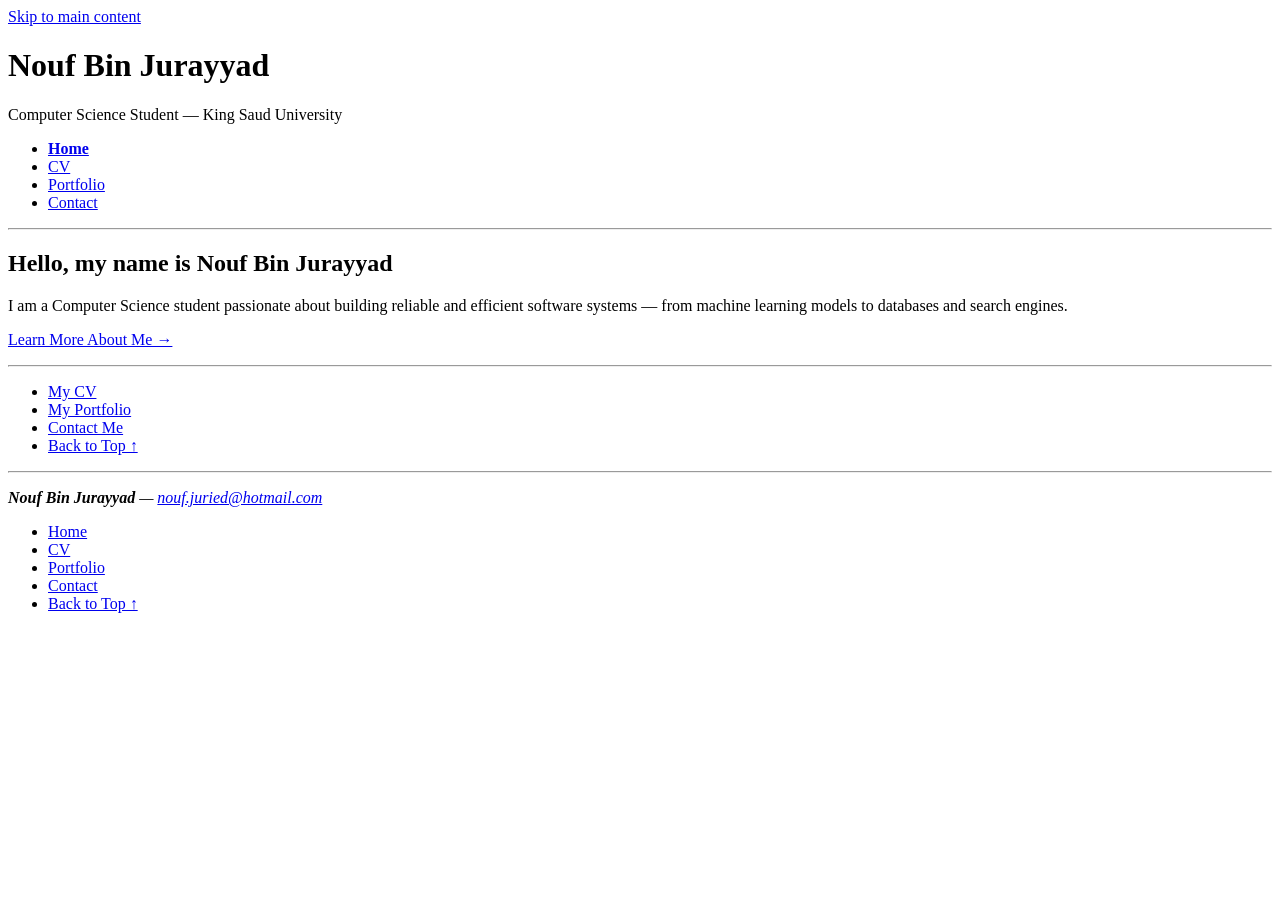
<file: index.html>
<!DOCTYPE html>
<html lang="en">
<head>
  <meta charset="UTF-8" />
  <meta name="viewport" content="width=device-width, initial-scale=1.0" />
  <title>Nouf Bin Jurayyad — Portfolio</title>
  <meta name="description" content="Portfolio homepage for Nouf Bin Jurayyad, Computer Science student at King Saud University." />
</head>
<body>

  <a href="#main-content">Skip to main content</a>
  <span id="top"></span>

  <header role="banner">
    <hgroup>
      <h1>Nouf Bin Jurayyad</h1>
      <p>Computer Science Student &mdash; King Saud University</p>
    </hgroup>
    <nav role="navigation" aria-label="Primary navigation">
      <ul>
        <li><a href="index.html" aria-current="page"><strong>Home</strong></a></li>
        <li><a href="cv.html">CV</a></li>
        <li><a href="projects.html">Portfolio</a></li>
        <li><a href="contact.html">Contact</a></li>
      </ul>
    </nav>
    <hr />
  </header>

  <main id="main-content" role="main">

    <section aria-labelledby="hero-heading">
      <h2 id="hero-heading">Hello, my name is Nouf Bin Jurayyad</h2>
      <p>
        I am a Computer Science student passionate about building reliable and efficient
        software systems — from machine learning models to databases and search engines.
      </p>
      <p>
        <a href="cv.html">Learn More About Me &rarr;</a>
      </p>
    </section>

    <hr />

    <nav aria-label="Site shortcuts">
      <ul>
        <li><a href="cv.html">My CV</a></li>
        <li><a href="projects.html">My Portfolio</a></li>
        <li><a href="contact.html">Contact Me</a></li>
        <li><a href="#top">Back to Top &uarr;</a></li>
      </ul>
    </nav>

  </main>

  <hr />

  <footer role="contentinfo">
    <address>
      <p>
        <strong>Nouf Bin Jurayyad</strong> &mdash;
        <a href="mailto:nouf.juried@hotmail.com">nouf.juried@hotmail.com</a>
      </p>
    </address>
    <nav aria-label="Footer navigation">
      <ul>
        <li><a href="index.html">Home</a></li>
        <li><a href="cv.html">CV</a></li>
        <li><a href="projects.html">Portfolio</a></li>
        <li><a href="contact.html">Contact</a></li>
        <li><a href="#top">Back to Top &uarr;</a></li>
      </ul>
    </nav>
  </footer>

</body>
</html>
</file>
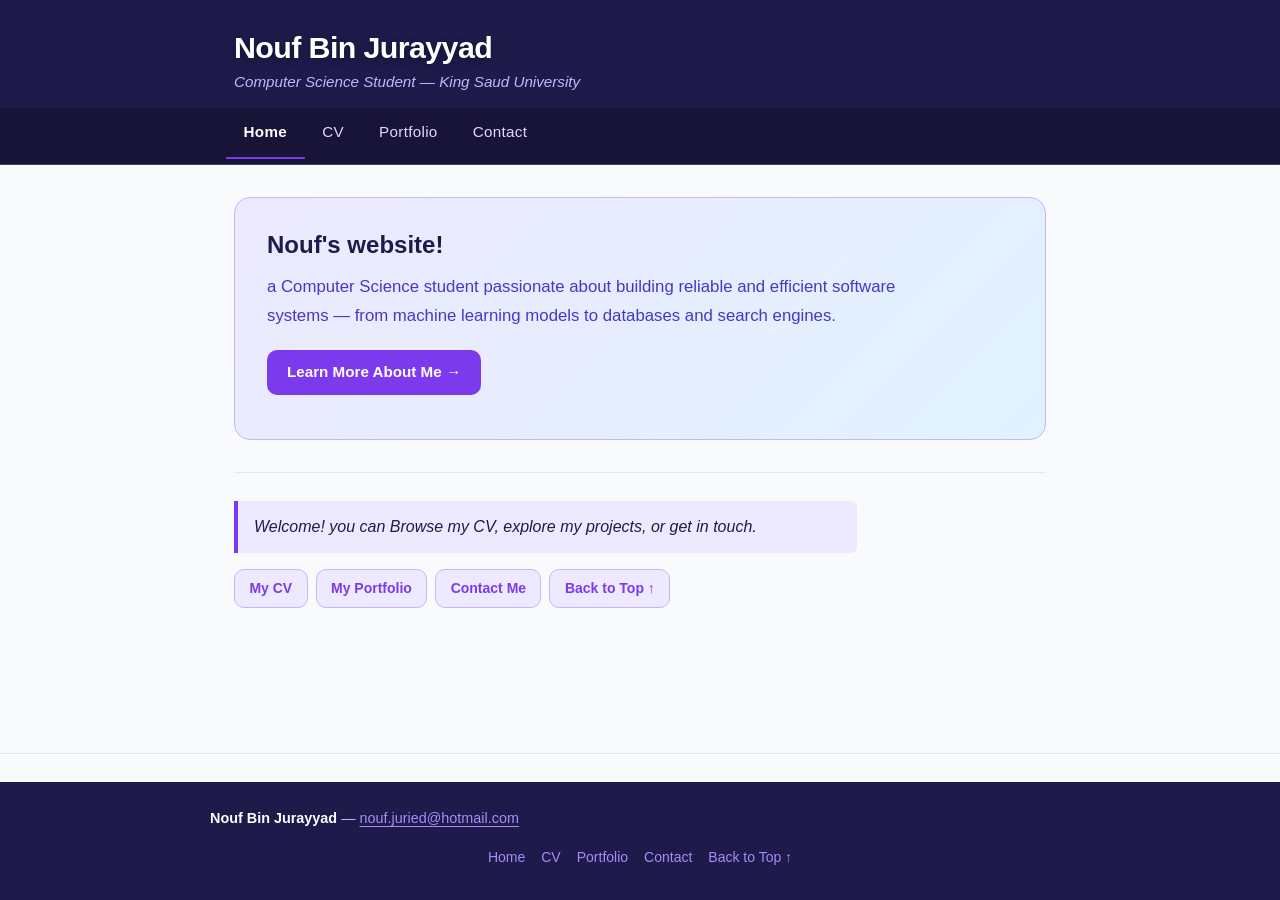
<file: hw3/index.html>
<!DOCTYPE html>
<html lang="en">
<head>
  <meta charset="UTF-8" />
  <meta name="viewport" content="width=device-width, initial-scale=1.0" />
  <title>Nouf Bin Jurayyad — Portfolio</title>
  <meta name="description" content="Portfolio homepage for Nouf Bin Jurayyad, Computer Science student at King Saud University." />
  <link rel="stylesheet" href="styles.css" />
</head>
<body>

  <a href="#main-content">Skip to main content</a>
  <span id="top"></span>

  <header role="banner">
    <hgroup>
      <h1>Nouf Bin Jurayyad</h1>
      <p>Computer Science Student &mdash; King Saud University</p>
    </hgroup>
    <nav role="navigation" aria-label="Primary navigation">
      <ul>
        <li><a href="index.html" aria-current="page"><strong>Home</strong></a></li>
        <li><a href="cv.html">CV</a></li>
        <li><a href="projects.html">Portfolio</a></li>
        <li><a href="contact.html">Contact</a></li>
      </ul>
    </nav>
    <hr />
  </header>

  <main id="main-content" role="main">

    <section aria-labelledby="hero-heading">
      <h2 id="hero-heading">Nouf's website!</h2>
      <p>
        a Computer Science student passionate about building reliable and efficient
        software systems &mdash; from machine learning models to databases and search engines.
      </p>
      <p>
        <a href="cv.html">Learn More About Me &rarr;</a>
      </p>
    </section>

    <hr />

    <p class="highlight">
      Welcome! you can Browse my CV, explore my projects, or get in touch.
    </p>

    <nav aria-label="Site shortcuts">
      <ul>
        <li><a href="cv.html">My CV</a></li>
        <li><a href="projects.html">My Portfolio</a></li>
        <li><a href="contact.html">Contact Me</a></li>
        <li><a href="#top">Back to Top &uarr;</a></li>
      </ul>
    </nav>

  </main>

  <hr />

  <footer role="contentinfo">
    <address>
      <p>
        <strong>Nouf Bin Jurayyad</strong> &mdash;
        <a href="mailto:nouf.juried@hotmail.com">nouf.juried@hotmail.com</a>
      </p>
    </address>
    <nav aria-label="Footer navigation">
      <ul>
        <li><a href="index.html">Home</a></li>
        <li><a href="cv.html">CV</a></li>
        <li><a href="projects.html">Portfolio</a></li>
        <li><a href="contact.html">Contact</a></li>
        <li><a href="#top">Back to Top &uarr;</a></li>
      </ul>
    </nav>
  </footer>

</body>
</html>
</file>
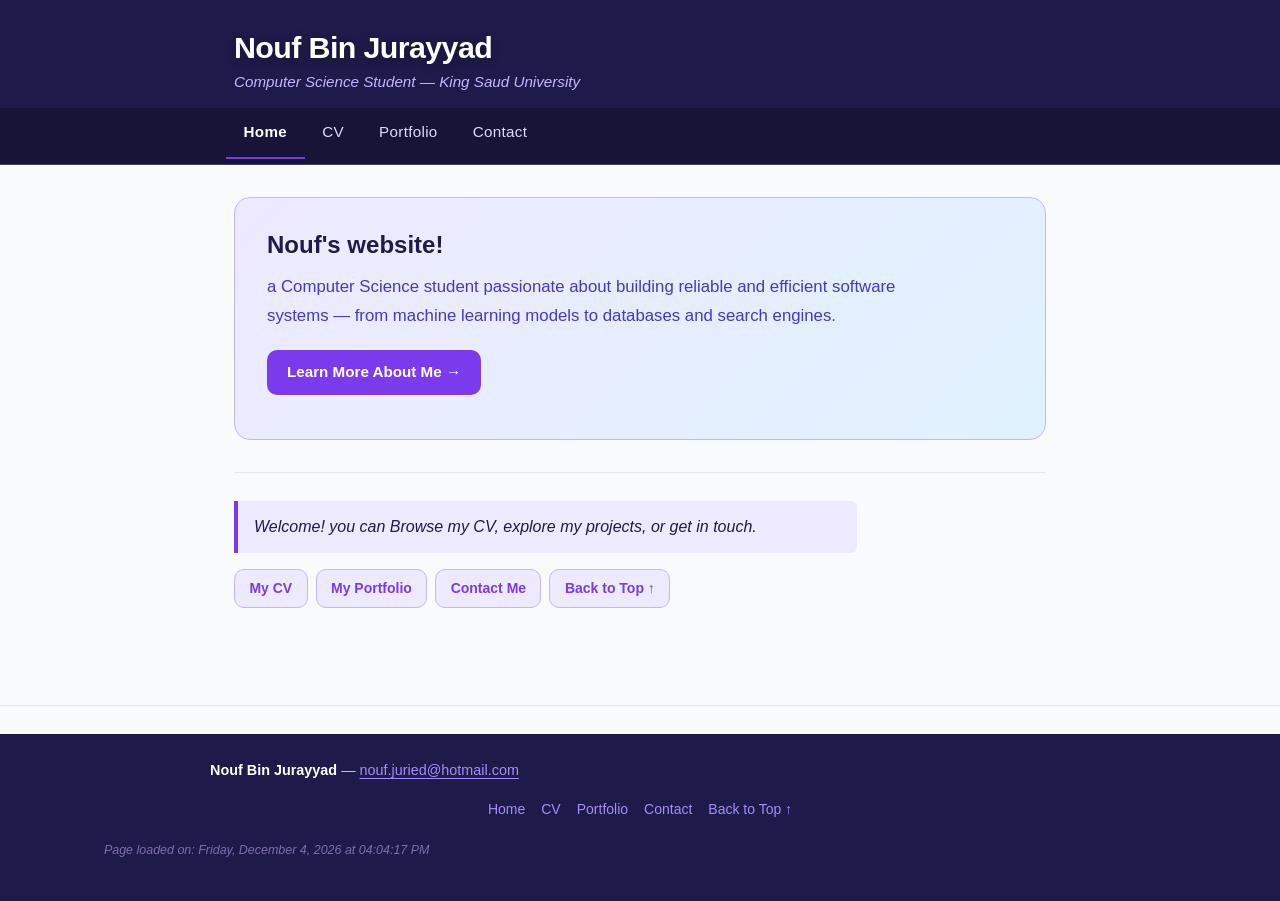
<file: hw4/index.html>
<!DOCTYPE html>
<html lang="en">
<head>
  <meta charset="UTF-8" />
  <meta name="viewport" content="width=device-width, initial-scale=1.0" />
  <title>Nouf Bin Jurayyad — Portfolio</title>
  <meta name="description" content="Portfolio homepage for Nouf Bin Jurayyad, Computer Science student at King Saud University." />
  <link rel="stylesheet" href="styles.css" />
</head>
<body>

  <a href="#main-content">Skip to main content</a>
  <span id="top"></span>

  <header role="banner">
    <hgroup>
      <h1>Nouf Bin Jurayyad</h1>
      <p>Computer Science Student &mdash; King Saud University</p>
    </hgroup>
    <nav role="navigation" aria-label="Primary navigation">
      <ul>
        <li><a href="index.html" aria-current="page"><strong>Home</strong></a></li>
        <li><a href="cv.html">CV</a></li>
        <li><a href="projects.html">Portfolio</a></li>
        <li><a href="contact.html">Contact</a></li>
      </ul>
    </nav>
    <hr />
  </header>

  <main id="main-content" role="main">

    <section aria-labelledby="hero-heading">
      <h2 id="hero-heading">Nouf's website!</h2>
      <p>
        a Computer Science student passionate about building reliable and efficient
        software systems &mdash; from machine learning models to databases and search engines.
      </p>
      <p>
        <a href="cv.html">Learn More About Me &rarr;</a>
      </p>
    </section>

    <hr />

    <p class="highlight">
      Welcome! you can Browse my CV, explore my projects, or get in touch.
    </p>

    <nav aria-label="Site shortcuts">
      <ul>
        <li><a href="cv.html">My CV</a></li>
        <li><a href="projects.html">My Portfolio</a></li>
        <li><a href="contact.html">Contact Me</a></li>
        <li><a href="#top">Back to Top &uarr;</a></li>
      </ul>
    </nav>

  </main>

  <hr />

  <footer role="contentinfo">
    <address>
      <p>
        <strong>Nouf Bin Jurayyad</strong> &mdash;
        <a href="mailto:nouf.juried@hotmail.com">nouf.juried@hotmail.com</a>
      </p>
    </address>
    <nav aria-label="Footer navigation">
      <ul>
        <li><a href="index.html">Home</a></li>
        <li><a href="cv.html">CV</a></li>
        <li><a href="projects.html">Portfolio</a></li>
        <li><a href="contact.html">Contact</a></li>
        <li><a href="#top">Back to Top &uarr;</a></li>
      </ul>
    </nav>
  </footer>

  <script src="scripts.js"></script>
</body>
</html>
</file>
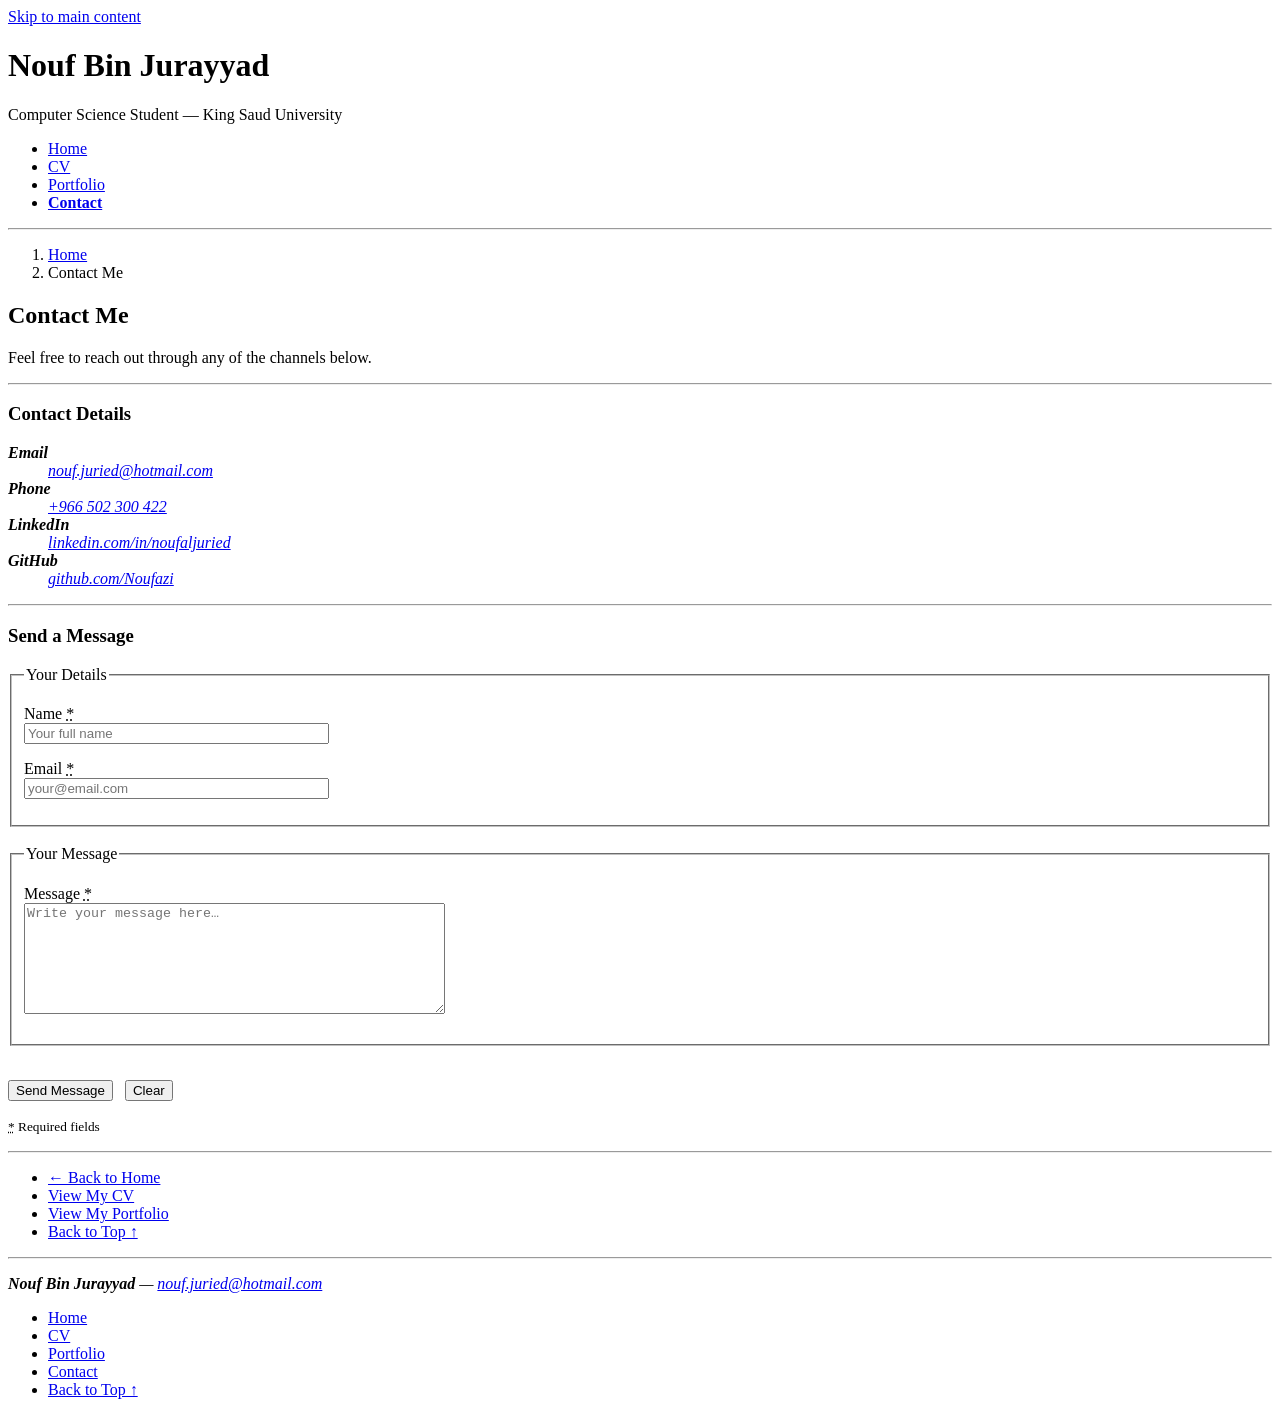
<file: contact.html>
<!DOCTYPE html>
<html lang="en">
<head>
  <meta charset="UTF-8" />
  <meta name="viewport" content="width=device-width, initial-scale=1.0" />
  <title>Contact — Nouf Bin Jurayyad</title>
  <meta name="description" content="Contact details for Nouf Bin Jurayyad — email, phone, LinkedIn, and GitHub." />
</head>
<body>

  <a href="#main-content">Skip to main content</a>
  <span id="top"></span>

  <header role="banner">
    <hgroup>
      <h1>Nouf Bin Jurayyad</h1>
      <p>Computer Science Student &mdash; King Saud University</p>
    </hgroup>
    <nav role="navigation" aria-label="Primary navigation">
      <ul>
        <li><a href="index.html">Home</a></li>
        <li><a href="cv.html">CV</a></li>
        <li><a href="projects.html">Portfolio</a></li>
        <li><a href="contact.html" aria-current="page"><strong>Contact</strong></a></li>
      </ul>
    </nav>
    <hr />
  </header>

  <main id="main-content" role="main" aria-labelledby="contact-heading">

    <nav aria-label="Breadcrumb">
      <ol>
        <li><a href="index.html">Home</a></li>
        <li>Contact Me</li>
      </ol>
    </nav>

    <h2 id="contact-heading">Contact Me</h2>
    <p>Feel free to reach out through any of the channels below.</p>

    <hr />

    <!-- CONTACT DETAILS -->
    <section aria-labelledby="details-heading">
      <h3 id="details-heading">Contact Details</h3>
      <address>
        <dl>
          <dt><strong>Email</strong></dt>
          <dd>
            <a href="mailto:nouf.juried@hotmail.com">nouf.juried@hotmail.com</a>
          </dd>

          <dt><strong>Phone</strong></dt>
          <dd>
            <a href="tel:+966502300422">+966 502 300 422</a>
          </dd>

          <dt><strong>LinkedIn</strong></dt>
          <dd>
            <a href="https://linkedin.com/in/noufaljuried" target="_blank" rel="noopener noreferrer"
               aria-label="Visit Nouf on LinkedIn (opens in new tab)">
              linkedin.com/in/noufaljuried
            </a>
          </dd>

          <dt><strong>GitHub</strong></dt>
          <dd>
            <a href="https://github.com/Noufazi" target="_blank" rel="noopener noreferrer"
               aria-label="Visit Nouf on GitHub (opens in new tab)">
              github.com/Noufazi
            </a>
          </dd>
        </dl>
      </address>
    </section>

    <hr />

    <!-- CONTACT FORM -->
    <section aria-labelledby="form-heading">
      <h3 id="form-heading">Send a Message</h3>

      <form
        action="mailto:nouf.juried@hotmail.com"
        method="post"
        enctype="text/plain"
        aria-label="Contact form"
      >
        <fieldset>
          <legend>Your Details</legend>

          <p>
            <label for="name">Name <abbr title="Required">*</abbr></label><br />
            <input
              type="text"
              id="name"
              name="name"
              placeholder="Your full name"
              required
              aria-required="true"
              autocomplete="name"
              size="36"
            />
          </p>

          <p>
            <label for="email">Email <abbr title="Required">*</abbr></label><br />
            <input
              type="email"
              id="email"
              name="email"
              placeholder="your@email.com"
              required
              aria-required="true"
              autocomplete="email"
              size="36"
            />
          </p>
        </fieldset>

        <br />

        <fieldset>
          <legend>Your Message</legend>

          <p>
            <label for="message">Message <abbr title="Required">*</abbr></label><br />
            <textarea
              id="message"
              name="message"
              rows="7"
              cols="50"
              placeholder="Write your message here…"
              required
              aria-required="true"
            ></textarea>
          </p>
        </fieldset>

        <br />

        <p>
          <input type="submit" value="Send Message" />
          &nbsp;
          <input type="reset" value="Clear" />
        </p>

        <p><small><abbr title="Required">*</abbr> Required fields</small></p>
      </form>
    </section>

    <hr />

    <nav aria-label="Page shortcuts">
      <ul>
        <li><a href="index.html">&larr; Back to Home</a></li>
        <li><a href="cv.html">View My CV</a></li>
        <li><a href="projects.html">View My Portfolio</a></li>
        <li><a href="#top">Back to Top &uarr;</a></li>
      </ul>
    </nav>

  </main>

  <hr />

  <footer role="contentinfo">
    <address>
      <p>
        <strong>Nouf Bin Jurayyad</strong> &mdash;
        <a href="mailto:nouf.juried@hotmail.com">nouf.juried@hotmail.com</a>
      </p>
    </address>
    <nav aria-label="Footer navigation">
      <ul>
        <li><a href="index.html">Home</a></li>
        <li><a href="cv.html">CV</a></li>
        <li><a href="projects.html">Portfolio</a></li>
        <li><a href="contact.html">Contact</a></li>
        <li><a href="#top">Back to Top &uarr;</a></li>
      </ul>
    </nav>
  </footer>

</body>
</html>
</file>
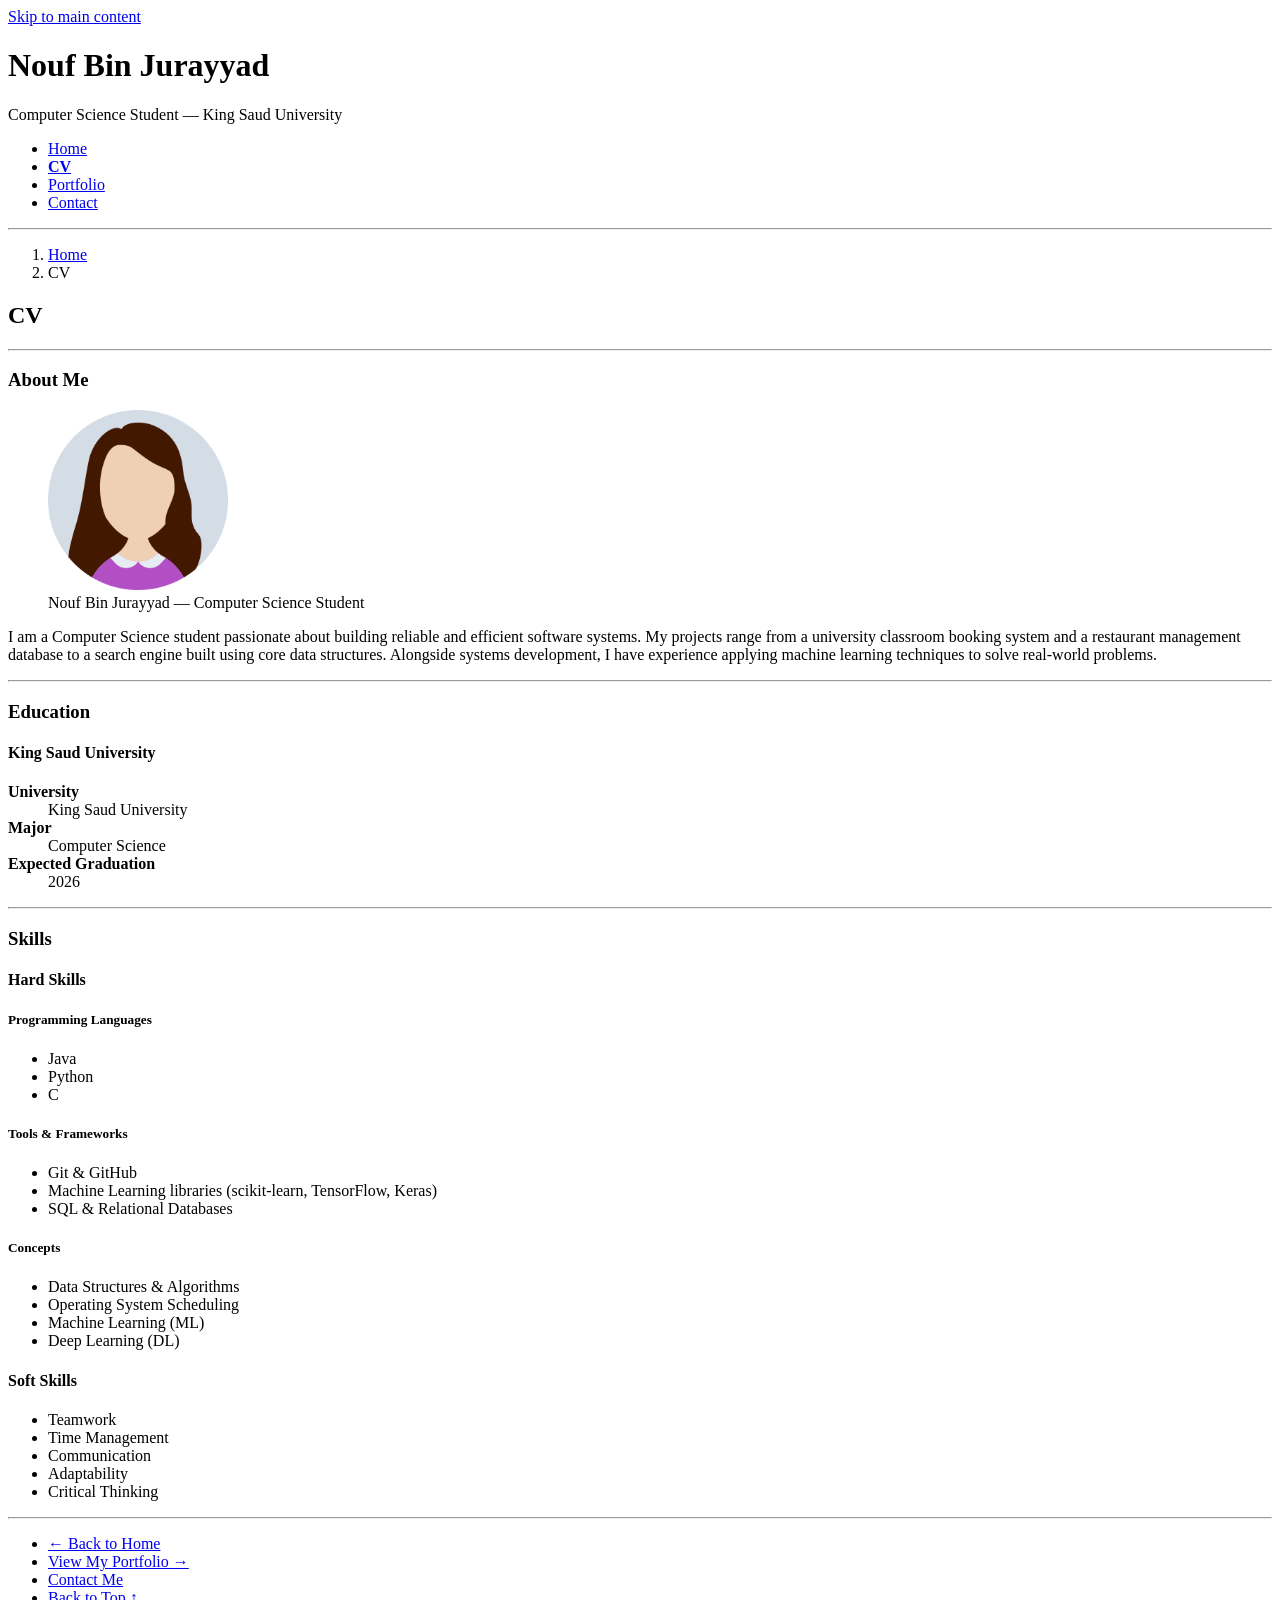
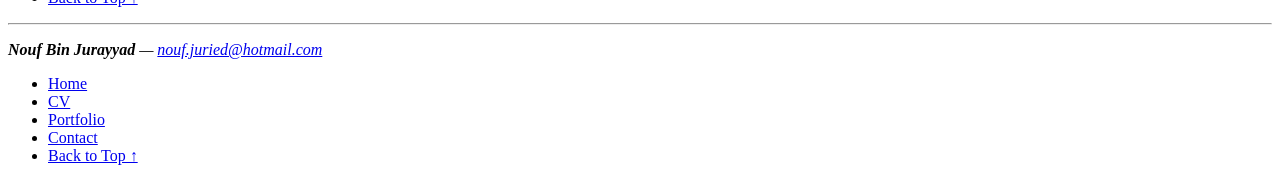
<file: cv.html>
<!DOCTYPE html>
<html lang="en">
<head>
  <meta charset="UTF-8" />
  <meta name="viewport" content="width=device-width, initial-scale=1.0" />
  <title>CV — Nouf Bin Jurayyad</title>
  <meta name="description" content="CV for Nouf Bin Jurayyad — about me, education, and skills." />
</head>
<body>

  <a href="#main-content">Skip to main content</a>
  <span id="top"></span>

  <header role="banner">
    <hgroup>
      <h1>Nouf Bin Jurayyad</h1>
      <p>Computer Science Student &mdash; King Saud University</p>
    </hgroup>
    <nav role="navigation" aria-label="Primary navigation">
      <ul>
        <li><a href="index.html">Home</a></li>
        <li><a href="cv.html" aria-current="page"><strong>CV</strong></a></li>
        <li><a href="projects.html">Portfolio</a></li>
        <li><a href="contact.html">Contact</a></li>
      </ul>
    </nav>
    <hr />
  </header>

  <main id="main-content" role="main">

    <nav aria-label="Breadcrumb">
      <ol>
        <li><a href="index.html">Home</a></li>
        <li>CV</li>
      </ol>
    </nav>

    <h2>CV</h2>
    <hr />

    <!-- ABOUT ME -->
    <section aria-labelledby="about-heading">
      <h3 id="about-heading">About Me</h3>
      <figure>
        <img
          src="avatar.png"
          alt="Profile photo of Nouf Bin Jurayyad"
          width="180"
        />
        <figcaption>Nouf Bin Jurayyad &mdash; Computer Science Student</figcaption>
      </figure>
      <p>
        I am a Computer Science student passionate about building reliable and efficient software
        systems. My projects range from a university classroom booking system and a restaurant
        management database to a search engine built using core data structures. Alongside systems
        development, I have experience applying machine learning techniques to solve real-world
        problems.
      </p>
    </section>

    <hr />

    <!-- EDUCATION -->
    <section aria-labelledby="education-heading">
      <h3 id="education-heading">Education</h3>
      <article>
        <h4>King Saud University</h4>
        <dl>
          <dt><strong>University</strong></dt>
          <dd>King Saud University</dd>
          <dt><strong>Major</strong></dt>
          <dd>Computer Science</dd>
          <dt><strong>Expected Graduation</strong></dt>
          <dd><time datetime="2026">2026</time></dd>
        </dl>
      </article>
    </section>

    <hr />

    <!-- SKILLS -->
    <section aria-labelledby="skills-heading">
      <h3 id="skills-heading">Skills</h3>

      <section aria-labelledby="hard-skills-heading">
        <h4 id="hard-skills-heading">Hard Skills</h4>

        <section aria-labelledby="langs-heading">
          <h5 id="langs-heading">Programming Languages</h5>
          <ul>
            <li>Java</li>
            <li>Python</li>
            <li>C</li>
          </ul>
        </section>

        <section aria-labelledby="tools-heading">
          <h5 id="tools-heading">Tools &amp; Frameworks</h5>
          <ul>
            <li>Git &amp; GitHub</li>
            <li>Machine Learning libraries (scikit-learn, TensorFlow, Keras)</li>
            <li>SQL &amp; Relational Databases</li>
          </ul>
        </section>

        <section aria-labelledby="concepts-heading">
          <h5 id="concepts-heading">Concepts</h5>
          <ul>
            <li>Data Structures &amp; Algorithms</li>
            <li>Operating System Scheduling</li>
            <li>Machine Learning (ML)</li>
            <li>Deep Learning (DL)</li>
          </ul>
        </section>
      </section>

      <section aria-labelledby="soft-skills-heading">
        <h4 id="soft-skills-heading">Soft Skills</h4>
        <ul>
          <li>Teamwork</li>
          <li>Time Management</li>
          <li>Communication</li>
          <li>Adaptability</li>
          <li>Critical Thinking</li>
        </ul>
      </section>
    </section>

    <hr />

    <nav aria-label="Page shortcuts">
      <ul>
        <li><a href="index.html">&larr; Back to Home</a></li>
        <li><a href="projects.html">View My Portfolio &rarr;</a></li>
        <li><a href="contact.html">Contact Me</a></li>
        <li><a href="#top">Back to Top &uarr;</a></li>
      </ul>
    </nav>

  </main>

  <hr />

  <footer role="contentinfo">
    <address>
      <p>
        <strong>Nouf Bin Jurayyad</strong> &mdash;
        <a href="mailto:nouf.juried@hotmail.com">nouf.juried@hotmail.com</a>
      </p>
    </address>
    <nav aria-label="Footer navigation">
      <ul>
        <li><a href="index.html">Home</a></li>
        <li><a href="cv.html">CV</a></li>
        <li><a href="projects.html">Portfolio</a></li>
        <li><a href="contact.html">Contact</a></li>
        <li><a href="#top">Back to Top &uarr;</a></li>
      </ul>
    </nav>
  </footer>

</body>
</html>
</file>
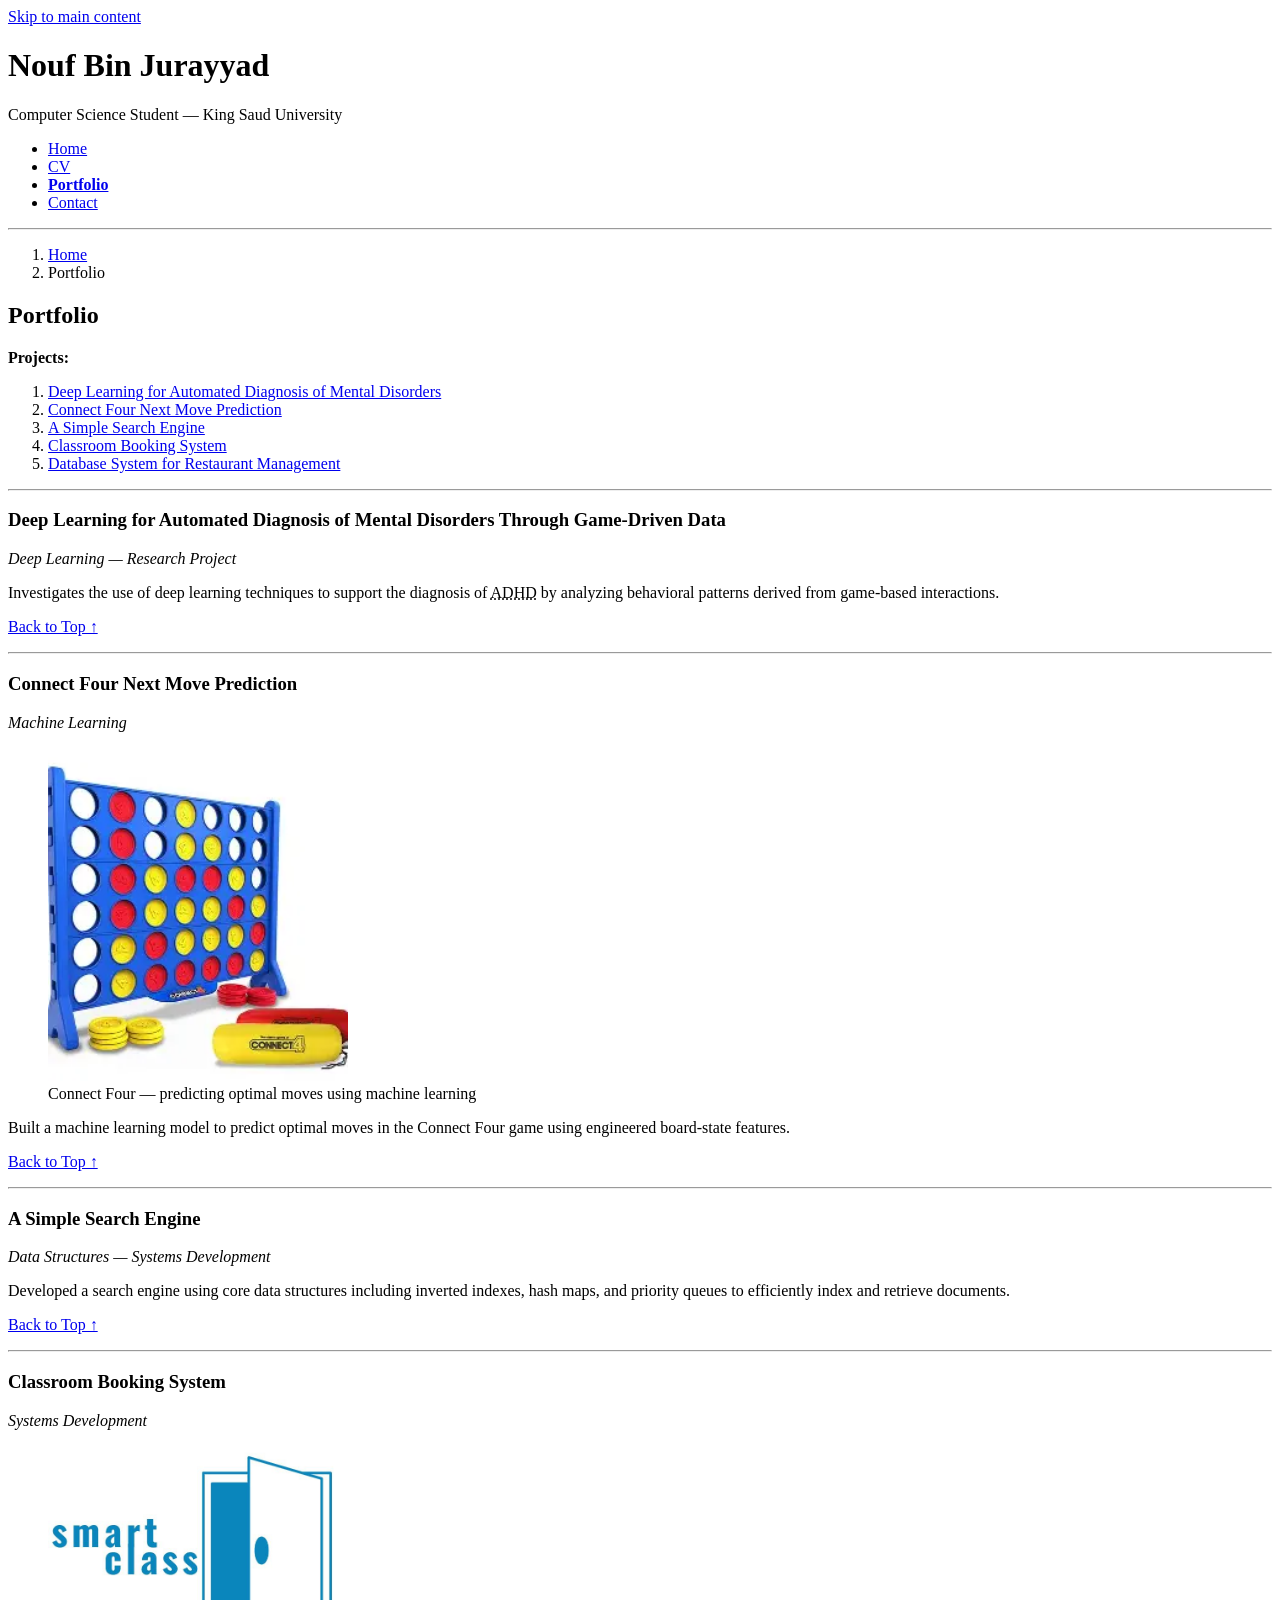
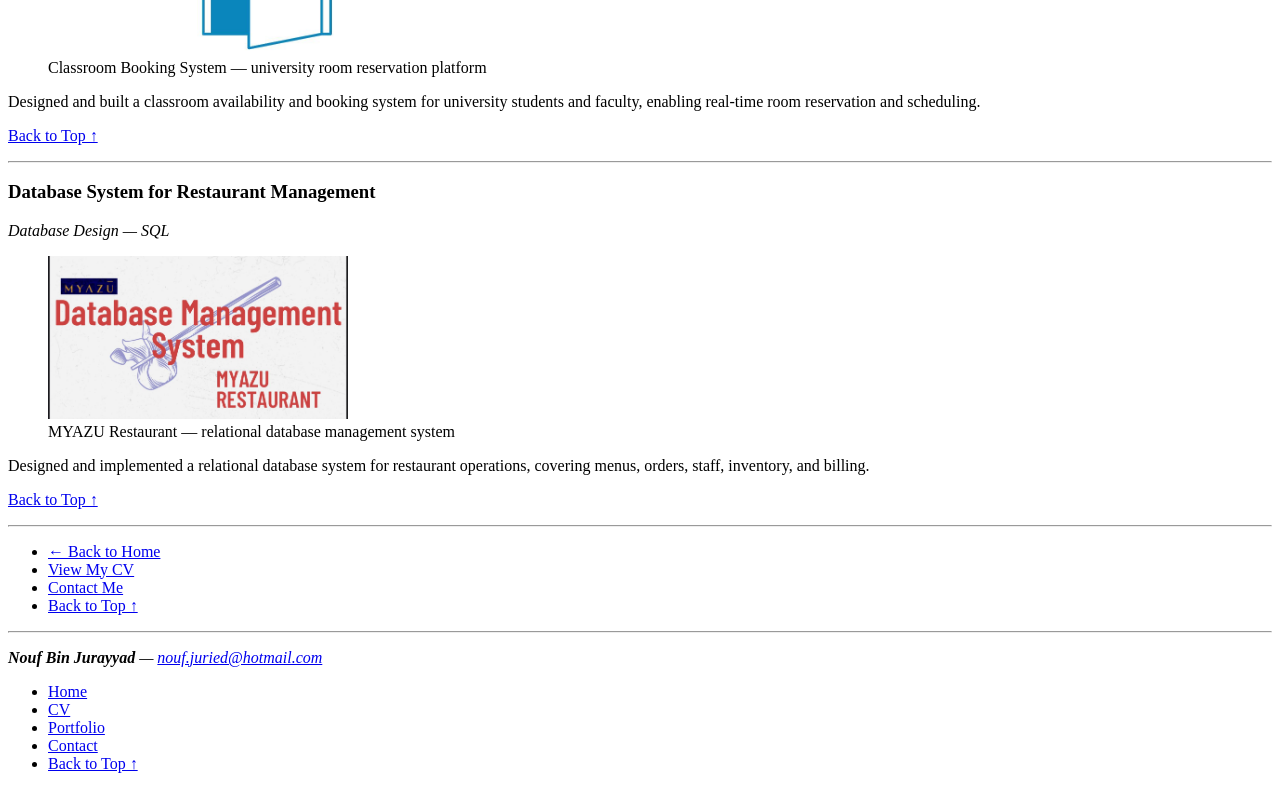
<file: projects.html>
<!DOCTYPE html>
<html lang="en">
<head>
  <meta charset="UTF-8" />
  <meta name="viewport" content="width=device-width, initial-scale=1.0" />
  <title>Portfolio — Nouf Bin Jurayyad</title>
  <meta name="description" content="Project portfolio for Nouf Bin Jurayyad." />
</head>
<body>

  <a href="#main-content">Skip to main content</a>
  <span id="top"></span>

  <header role="banner">
    <hgroup>
      <h1>Nouf Bin Jurayyad</h1>
      <p>Computer Science Student &mdash; King Saud University</p>
    </hgroup>
    <nav role="navigation" aria-label="Primary navigation">
      <ul>
        <li><a href="index.html">Home</a></li>
        <li><a href="cv.html">CV</a></li>
        <li><a href="projects.html" aria-current="page"><strong>Portfolio</strong></a></li>
        <li><a href="contact.html">Contact</a></li>
      </ul>
    </nav>
    <hr />
  </header>

  <main id="main-content" role="main" aria-labelledby="portfolio-heading">

    <nav aria-label="Breadcrumb">
      <ol>
        <li><a href="index.html">Home</a></li>
        <li>Portfolio</li>
      </ol>
    </nav>

    <h2 id="portfolio-heading">Portfolio</h2>

    <nav aria-label="Jump to project">
      <p><strong>Projects:</strong></p>
      <ol>
        <li><a href="#proj-dl-diagnosis">Deep Learning for Automated Diagnosis of Mental Disorders</a></li>
        <li><a href="#proj-connect-four">Connect Four Next Move Prediction</a></li>
        <li><a href="#proj-search-engine">A Simple Search Engine</a></li>
        <li><a href="#proj-classroom">Classroom Booking System</a></li>
        <li><a href="#proj-restaurant">Database System for Restaurant Management</a></li>
      </ol>
    </nav>

    <hr />

    <!-- PROJECT 1 — no image -->
    <article id="proj-dl-diagnosis" aria-labelledby="proj1-title">
      <header>
        <h3 id="proj1-title">Deep Learning for Automated Diagnosis of Mental Disorders Through Game-Driven Data</h3>
        <p><em>Deep Learning &mdash; Research Project</em></p>
      </header>
      <section aria-label="Project description">
        <p>
          Investigates the use of deep learning techniques to support the diagnosis of
          <abbr title="Attention Deficit Hyperactivity Disorder">ADHD</abbr> by analyzing
          behavioral patterns derived from game-based interactions.
        </p>
      </section>
      <footer>
        <p><a href="#top">Back to Top &uarr;</a></p>
      </footer>
    </article>

    <hr />

    <!-- PROJECT 2 — connect4.webp -->
    <article id="proj-connect-four" aria-labelledby="proj2-title">
      <header>
        <h3 id="proj2-title">Connect Four Next Move Prediction</h3>
        <p><em>Machine Learning</em></p>
      </header>
      <figure>
        <img
          src="connect4.webp"
          alt="A large Connect Four board game with blue frame, red and yellow discs"
          width="300"
        />
        <figcaption>Connect Four &mdash; predicting optimal moves using machine learning</figcaption>
      </figure>
      <section aria-label="Project description">
        <p>
          Built a machine learning model to predict optimal moves in the Connect Four game
          using engineered board-state features.
        </p>
      </section>
      <footer>
        <p><a href="#top">Back to Top &uarr;</a></p>
      </footer>
    </article>

    <hr />

    <!-- PROJECT 3 — no image -->
    <article id="proj-search-engine" aria-labelledby="proj3-title">
      <header>
        <h3 id="proj3-title">A Simple Search Engine</h3>
        <p><em>Data Structures &mdash; Systems Development</em></p>
      </header>
      <section aria-label="Project description">
        <p>
          Developed a search engine using core data structures including inverted indexes,
          hash maps, and priority queues to efficiently index and retrieve documents.
        </p>
      </section>
      <footer>
        <p><a href="#top">Back to Top &uarr;</a></p>
      </footer>
    </article>

    <hr />

    <!-- PROJECT 4 — classroom.jpeg -->
    <article id="proj-classroom" aria-labelledby="proj4-title">
      <header>
        <h3 id="proj4-title">Classroom Booking System</h3>
        <p><em>Systems Development</em></p>
      </header>
      <figure>
        <img
          src="classroom.jpeg"
          alt="Smart class logo showing an open door with the text smart class"
          width="300"
        />
        <figcaption>Classroom Booking System &mdash; university room reservation platform</figcaption>
      </figure>
      <section aria-label="Project description">
        <p>
          Designed and built a classroom availability and booking system for university
          students and faculty, enabling real-time room reservation and scheduling.
        </p>
      </section>
      <footer>
        <p><a href="#top">Back to Top &uarr;</a></p>
      </footer>
    </article>

    <hr />

    <!-- PROJECT 5 — restaurant.jpeg -->
    <article id="proj-restaurant" aria-labelledby="proj5-title">
      <header>
        <h3 id="proj5-title">Database System for Restaurant Management</h3>
        <p><em>Database Design &mdash; SQL</em></p>
      </header>
      <figure>
        <img
          src="restaurant.jpeg"
          alt="Database Management System banner for MYAZU restaurant showing the project title"
          width="300"
        />
        <figcaption>MYAZU Restaurant &mdash; relational database management system</figcaption>
      </figure>
      <section aria-label="Project description">
        <p>
          Designed and implemented a relational database system for restaurant operations,
          covering menus, orders, staff, inventory, and billing.
        </p>
      </section>
      <footer>
        <p><a href="#top">Back to Top &uarr;</a></p>
      </footer>
    </article>

    <hr />

    <nav aria-label="Page shortcuts">
      <ul>
        <li><a href="index.html">&larr; Back to Home</a></li>
        <li><a href="cv.html">View My CV</a></li>
        <li><a href="contact.html">Contact Me</a></li>
        <li><a href="#top">Back to Top &uarr;</a></li>
      </ul>
    </nav>

  </main>

  <hr />

  <footer role="contentinfo">
    <address>
      <p>
        <strong>Nouf Bin Jurayyad</strong> &mdash;
        <a href="mailto:nouf.juried@hotmail.com">nouf.juried@hotmail.com</a>
      </p>
    </address>
    <nav aria-label="Footer navigation">
      <ul>
        <li><a href="index.html">Home</a></li>
        <li><a href="cv.html">CV</a></li>
        <li><a href="projects.html">Portfolio</a></li>
        <li><a href="contact.html">Contact</a></li>
        <li><a href="#top">Back to Top &uarr;</a></li>
      </ul>
    </nav>
  </footer>

</body>
</html>
</file>
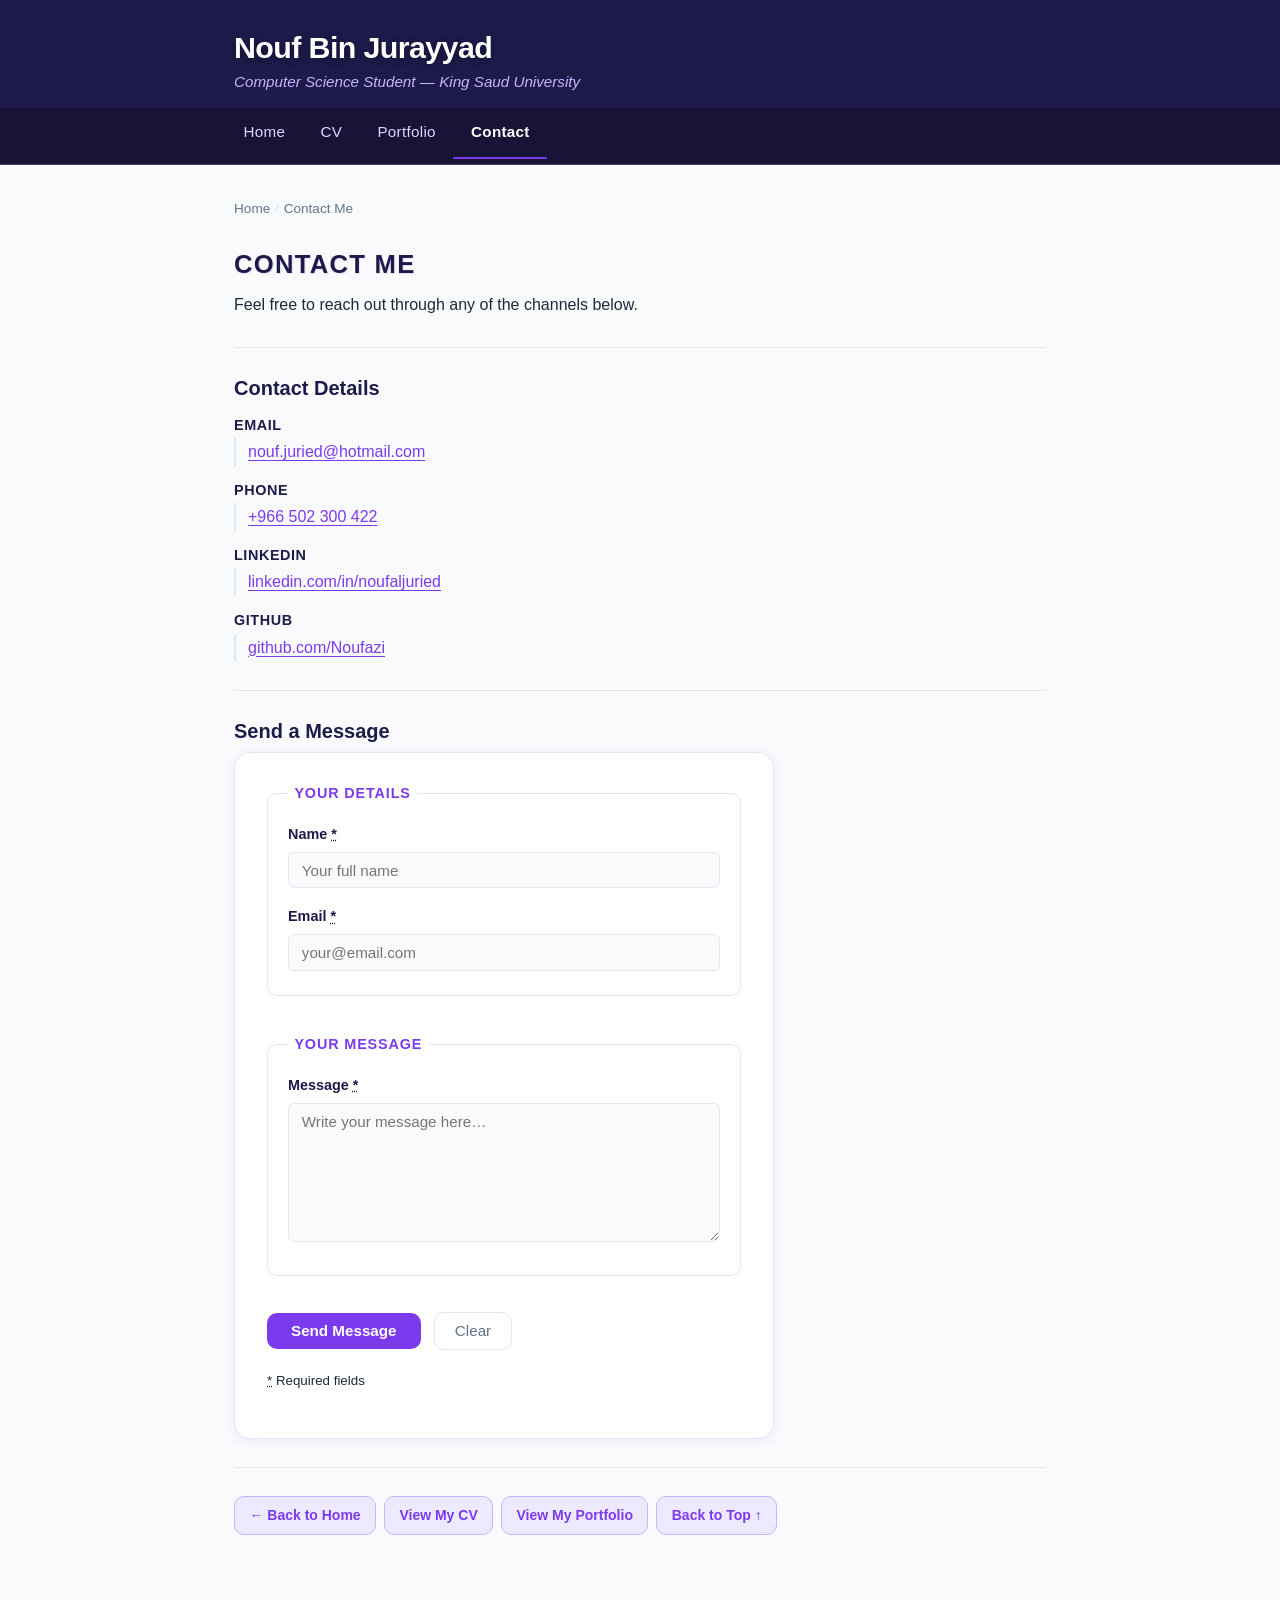
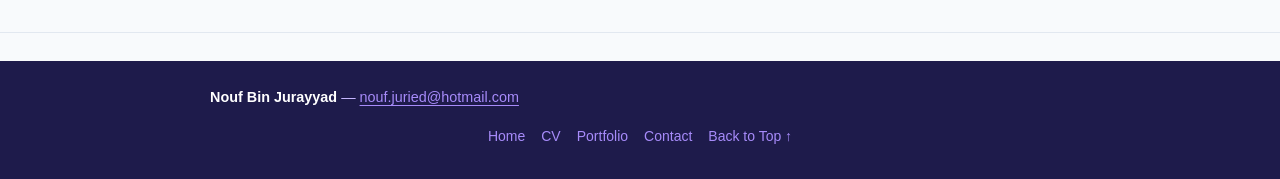
<file: hw3/contact.html>
<!DOCTYPE html>
<html lang="en">
<head>
  <meta charset="UTF-8" />
  <meta name="viewport" content="width=device-width, initial-scale=1.0" />
  <title>Contact — Nouf Bin Jurayyad</title>
  <meta name="description" content="Contact details for Nouf Bin Jurayyad — email, phone, LinkedIn, and GitHub." />
  <link rel="stylesheet" href="styles.css" />
</head>
<body>

  <a href="#main-content">Skip to main content</a>
  <span id="top"></span>

  <header role="banner">
    <hgroup>
      <h1>Nouf Bin Jurayyad</h1>
      <p>Computer Science Student &mdash; King Saud University</p>
    </hgroup>
    <nav role="navigation" aria-label="Primary navigation">
      <ul>
        <li><a href="index.html">Home</a></li>
        <li><a href="cv.html">CV</a></li>
        <li><a href="projects.html">Portfolio</a></li>
        <li><a href="contact.html" aria-current="page"><strong>Contact</strong></a></li>
      </ul>
    </nav>
    <hr />
  </header>

  <main id="main-content" role="main" aria-labelledby="contact-heading">

    <nav aria-label="Breadcrumb">
      <ol>
        <li><a href="index.html">Home</a></li>
        <li>Contact Me</li>
      </ol>
    </nav>

    <h2 id="contact-heading">Contact Me</h2>
    <p>Feel free to reach out through any of the channels below.</p>

    <hr />

    <!-- CONTACT DETAILS -->
    <section aria-labelledby="details-heading">
      <h3 id="details-heading">Contact Details</h3>
      <address>
        <dl>
          <dt><strong>Email</strong></dt>
          <dd>
            <a href="mailto:nouf.juried@hotmail.com">nouf.juried@hotmail.com</a>
          </dd>

          <dt><strong>Phone</strong></dt>
          <dd>
            <a href="tel:+966502300422">+966 502 300 422</a>
          </dd>

          <dt><strong>LinkedIn</strong></dt>
          <dd>
            <a href="https://linkedin.com/in/noufaljuried" target="_blank" rel="noopener noreferrer"
               aria-label="Visit Nouf on LinkedIn (opens in new tab)">
              linkedin.com/in/noufaljuried
            </a>
          </dd>

          <dt><strong>GitHub</strong></dt>
          <dd>
            <a href="https://github.com/Noufazi" target="_blank" rel="noopener noreferrer"
               aria-label="Visit Nouf on GitHub (opens in new tab)">
              github.com/Noufazi
            </a>
          </dd>
        </dl>
      </address>
    </section>

    <hr />

    <!-- CONTACT FORM -->
    <section aria-labelledby="form-heading">
      <h3 id="form-heading">Send a Message</h3>

      <form
        action="mailto:nouf.juried@hotmail.com"
        method="post"
        enctype="text/plain"
        aria-label="Contact form"
      >
        <fieldset>
          <legend>Your Details</legend>

          <p>
            <label for="name">Name <abbr title="Required">*</abbr></label>
            <input
              type="text"
              id="name"
              name="name"
              placeholder="Your full name"
              required
              aria-required="true"
              autocomplete="name"
            />
          </p>

          <p>
            <label for="email">Email <abbr title="Required">*</abbr></label>
            <input
              type="email"
              id="email"
              name="email"
              placeholder="your@email.com"
              required
              aria-required="true"
              autocomplete="email"
            />
          </p>
        </fieldset>

        <br />

        <fieldset>
          <legend>Your Message</legend>

          <p>
            <label for="message">Message <abbr title="Required">*</abbr></label>
            <textarea
              id="message"
              name="message"
              rows="7"
              placeholder="Write your message here…"
              required
              aria-required="true"
            ></textarea>
          </p>
        </fieldset>

        <br />

        <p>
          <input type="submit" value="Send Message" />
          &nbsp;
          <input type="reset" value="Clear" />
        </p>

        <p><small><abbr title="Required">*</abbr> Required fields</small></p>
      </form>
    </section>

    <hr />

    <nav aria-label="Page shortcuts">
      <ul>
        <li><a href="index.html">&larr; Back to Home</a></li>
        <li><a href="cv.html">View My CV</a></li>
        <li><a href="projects.html">View My Portfolio</a></li>
        <li><a href="#top">Back to Top &uarr;</a></li>
      </ul>
    </nav>

  </main>

  <hr />

  <footer role="contentinfo">
    <address>
      <p>
        <strong>Nouf Bin Jurayyad</strong> &mdash;
        <a href="mailto:nouf.juried@hotmail.com">nouf.juried@hotmail.com</a>
      </p>
    </address>
    <nav aria-label="Footer navigation">
      <ul>
        <li><a href="index.html">Home</a></li>
        <li><a href="cv.html">CV</a></li>
        <li><a href="projects.html">Portfolio</a></li>
        <li><a href="contact.html">Contact</a></li>
        <li><a href="#top">Back to Top &uarr;</a></li>
      </ul>
    </nav>
  </footer>

</body>
</html>
</file>
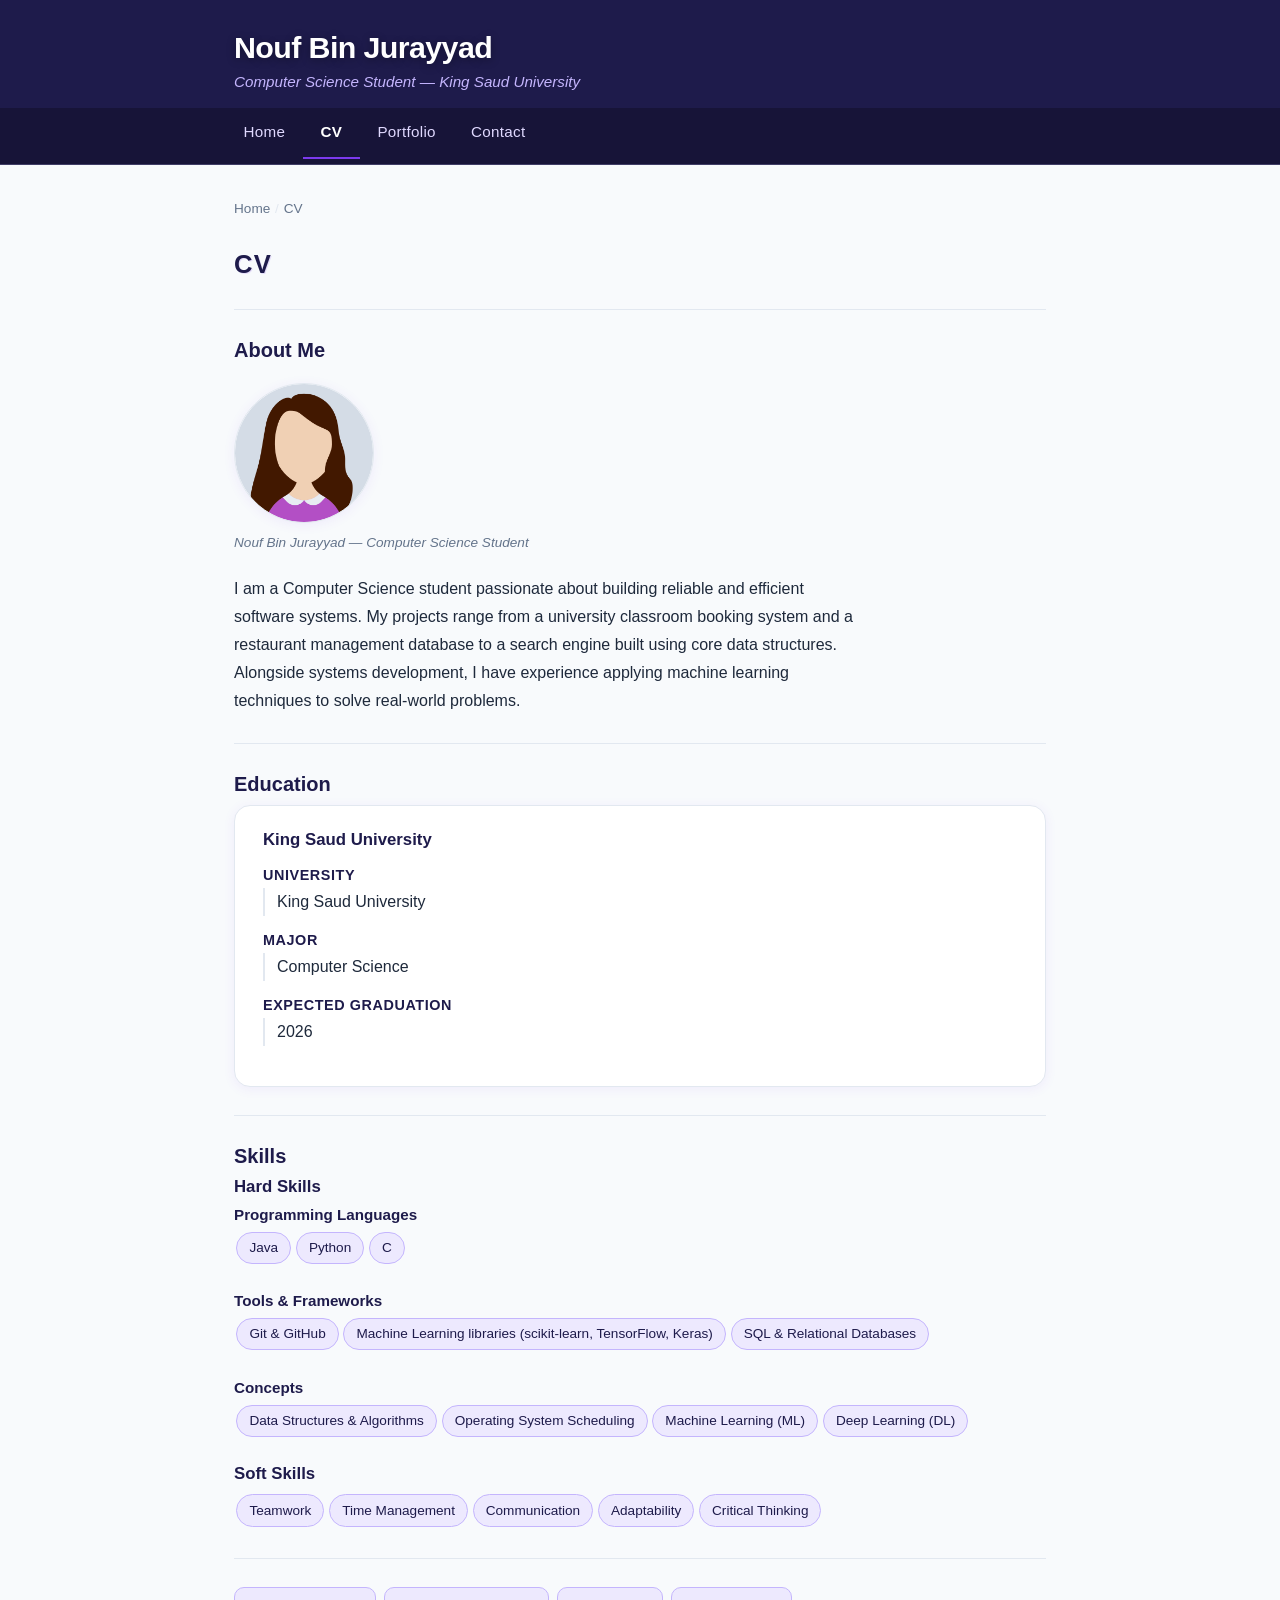
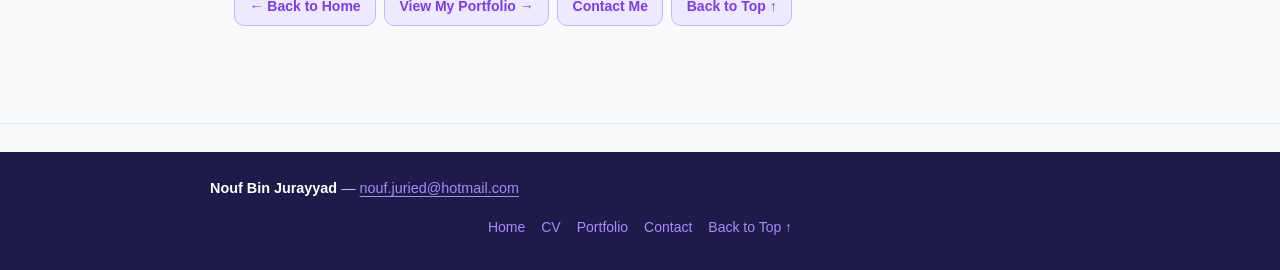
<file: hw3/cv.html>
<!DOCTYPE html>
<html lang="en">
<head>
  <meta charset="UTF-8" />
  <meta name="viewport" content="width=device-width, initial-scale=1.0" />
  <title>CV — Nouf Bin Jurayyad</title>
  <meta name="description" content="CV for Nouf Bin Jurayyad — about me, education, and skills." />
  <link rel="stylesheet" href="styles.css" />
</head>
<body>

  <a href="#main-content">Skip to main content</a>
  <span id="top"></span>

  <header role="banner">
    <hgroup>
      <h1>Nouf Bin Jurayyad</h1>
      <p>Computer Science Student &mdash; King Saud University</p>
    </hgroup>
    <nav role="navigation" aria-label="Primary navigation">
      <ul>
        <li><a href="index.html">Home</a></li>
        <li><a href="cv.html" aria-current="page"><strong>CV</strong></a></li>
        <li><a href="projects.html">Portfolio</a></li>
        <li><a href="contact.html">Contact</a></li>
      </ul>
    </nav>
    <hr />
  </header>

  <main id="main-content" role="main">

    <nav aria-label="Breadcrumb">
      <ol>
        <li><a href="index.html">Home</a></li>
        <li>CV</li>
      </ol>
    </nav>

    <h2>CV</h2>
    <hr />

    <!-- ABOUT ME -->
    <section aria-labelledby="about-heading">
      <h3 id="about-heading">About Me</h3>
      <figure>
        <img
          src="avatar.png"
          alt="Profile photo of Nouf Bin Jurayyad"
          width="180"
        />
        <figcaption>Nouf Bin Jurayyad &mdash; Computer Science Student</figcaption>
      </figure>
      <p id="intro">
        I am a Computer Science student passionate about building reliable and efficient software
        systems. My projects range from a university classroom booking system and a restaurant
        management database to a search engine built using core data structures. Alongside systems
        development, I have experience applying machine learning techniques to solve real-world
        problems.
      </p>
    </section>

    <hr />

    <!-- EDUCATION -->
    <section aria-labelledby="education-heading">
      <h3 id="education-heading">Education</h3>
      <article>
        <h4>King Saud University</h4>
        <dl>
          <dt><strong>University</strong></dt>
          <dd>King Saud University</dd>
          <dt><strong>Major</strong></dt>
          <dd>Computer Science</dd>
          <dt><strong>Expected Graduation</strong></dt>
          <dd><time datetime="2026">2026</time></dd>
        </dl>
      </article>
    </section>

    <hr />

    <!-- SKILLS -->
    <section aria-labelledby="skills-heading">
      <h3 id="skills-heading">Skills</h3>

      <section aria-labelledby="hard-skills-heading">
        <h4 id="hard-skills-heading">Hard Skills</h4>

        <section aria-labelledby="langs-heading">
          <h5 id="langs-heading">Programming Languages</h5>
          <ul>
            <li>Java</li>
            <li>Python</li>
            <li>C</li>
          </ul>
        </section>

        <section aria-labelledby="tools-heading">
          <h5 id="tools-heading">Tools &amp; Frameworks</h5>
          <ul>
            <li>Git &amp; GitHub</li>
            <li>Machine Learning libraries (scikit-learn, TensorFlow, Keras)</li>
            <li>SQL &amp; Relational Databases</li>
          </ul>
        </section>

        <section aria-labelledby="concepts-heading">
          <h5 id="concepts-heading">Concepts</h5>
          <ul>
            <li>Data Structures &amp; Algorithms</li>
            <li>Operating System Scheduling</li>
            <li>Machine Learning (ML)</li>
            <li>Deep Learning (DL)</li>
          </ul>
        </section>
      </section>

      <section aria-labelledby="soft-skills-heading">
        <h4 id="soft-skills-heading">Soft Skills</h4>
        <ul>
          <li>Teamwork</li>
          <li>Time Management</li>
          <li>Communication</li>
          <li>Adaptability</li>
          <li>Critical Thinking</li>
        </ul>
      </section>
    </section>

    <hr />

    <nav aria-label="Page shortcuts">
      <ul>
        <li><a href="index.html">&larr; Back to Home</a></li>
        <li><a href="projects.html">View My Portfolio &rarr;</a></li>
        <li><a href="contact.html">Contact Me</a></li>
        <li><a href="#top">Back to Top &uarr;</a></li>
      </ul>
    </nav>

  </main>

  <hr />

  <footer role="contentinfo">
    <address>
      <p>
        <strong>Nouf Bin Jurayyad</strong> &mdash;
        <a href="mailto:nouf.juried@hotmail.com">nouf.juried@hotmail.com</a>
      </p>
    </address>
    <nav aria-label="Footer navigation">
      <ul>
        <li><a href="index.html">Home</a></li>
        <li><a href="cv.html">CV</a></li>
        <li><a href="projects.html">Portfolio</a></li>
        <li><a href="contact.html">Contact</a></li>
        <li><a href="#top">Back to Top &uarr;</a></li>
      </ul>
    </nav>
  </footer>

</body>
</html>
</file>
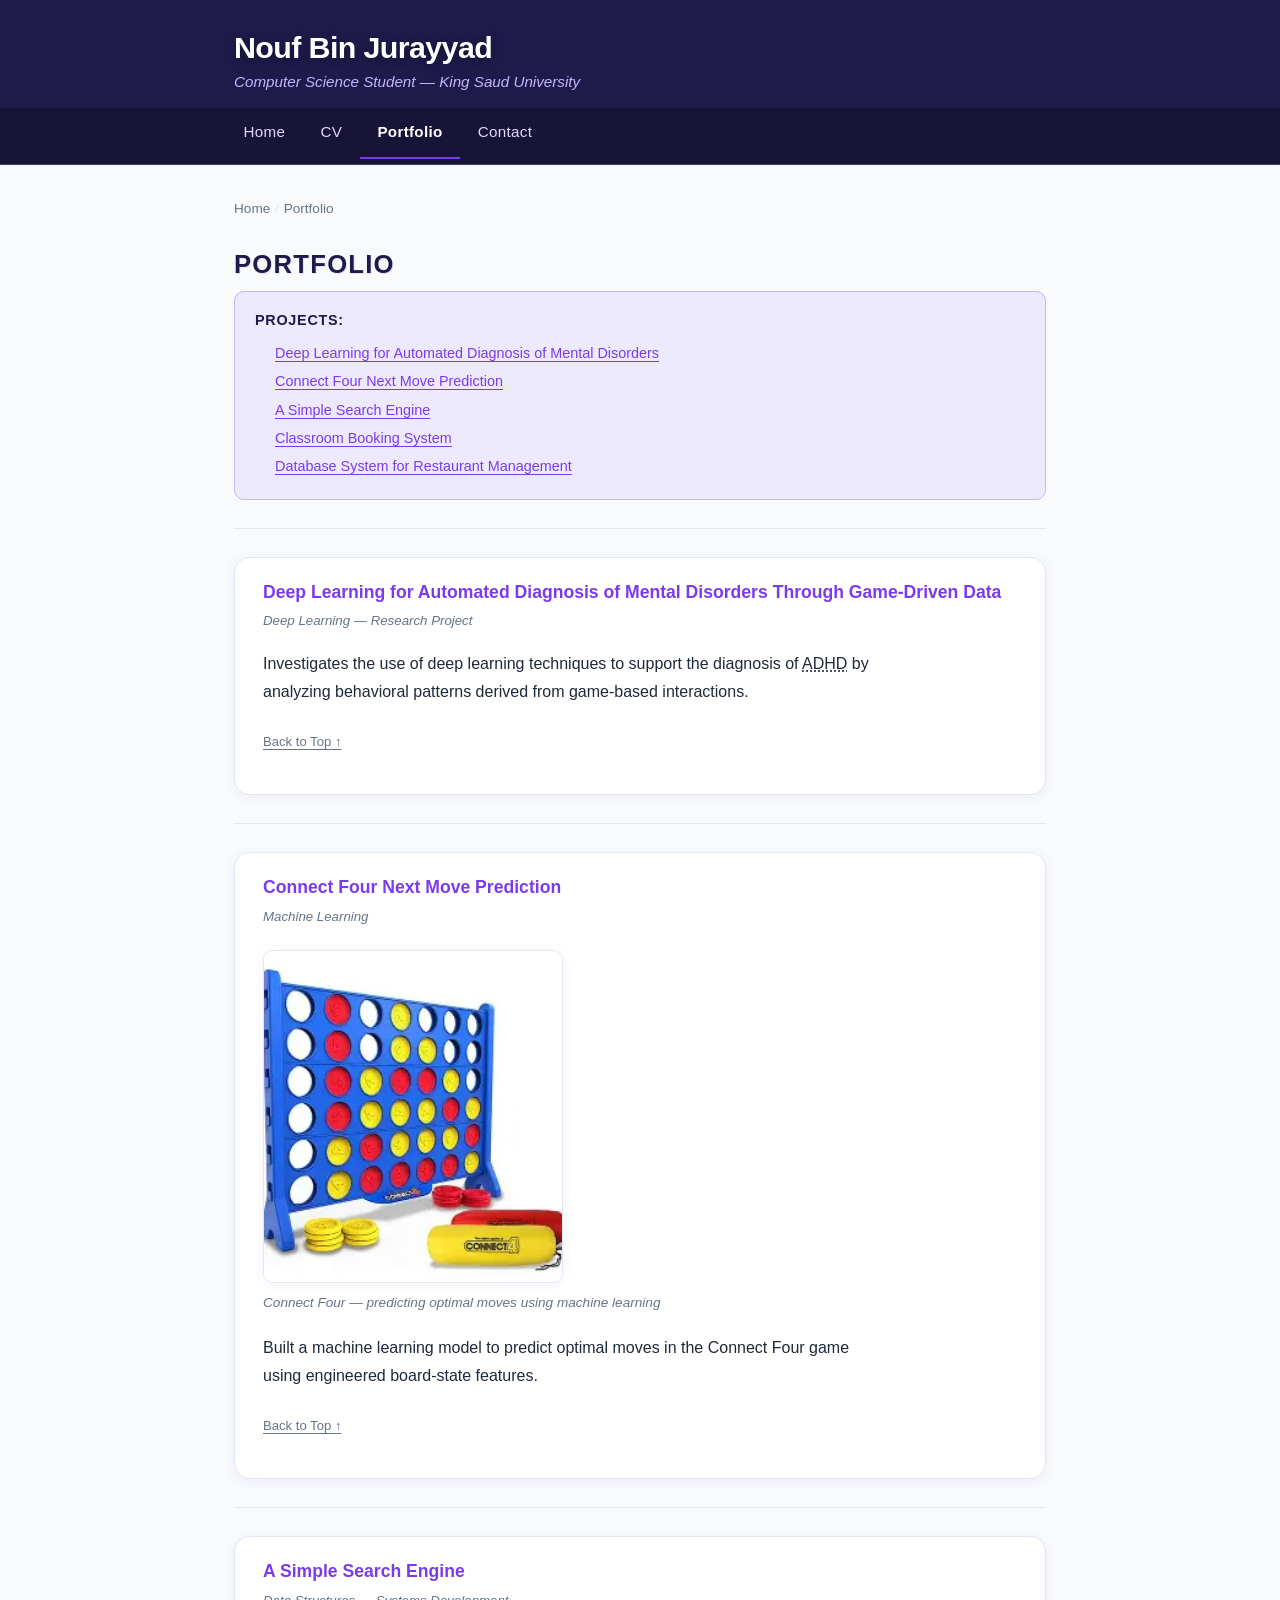
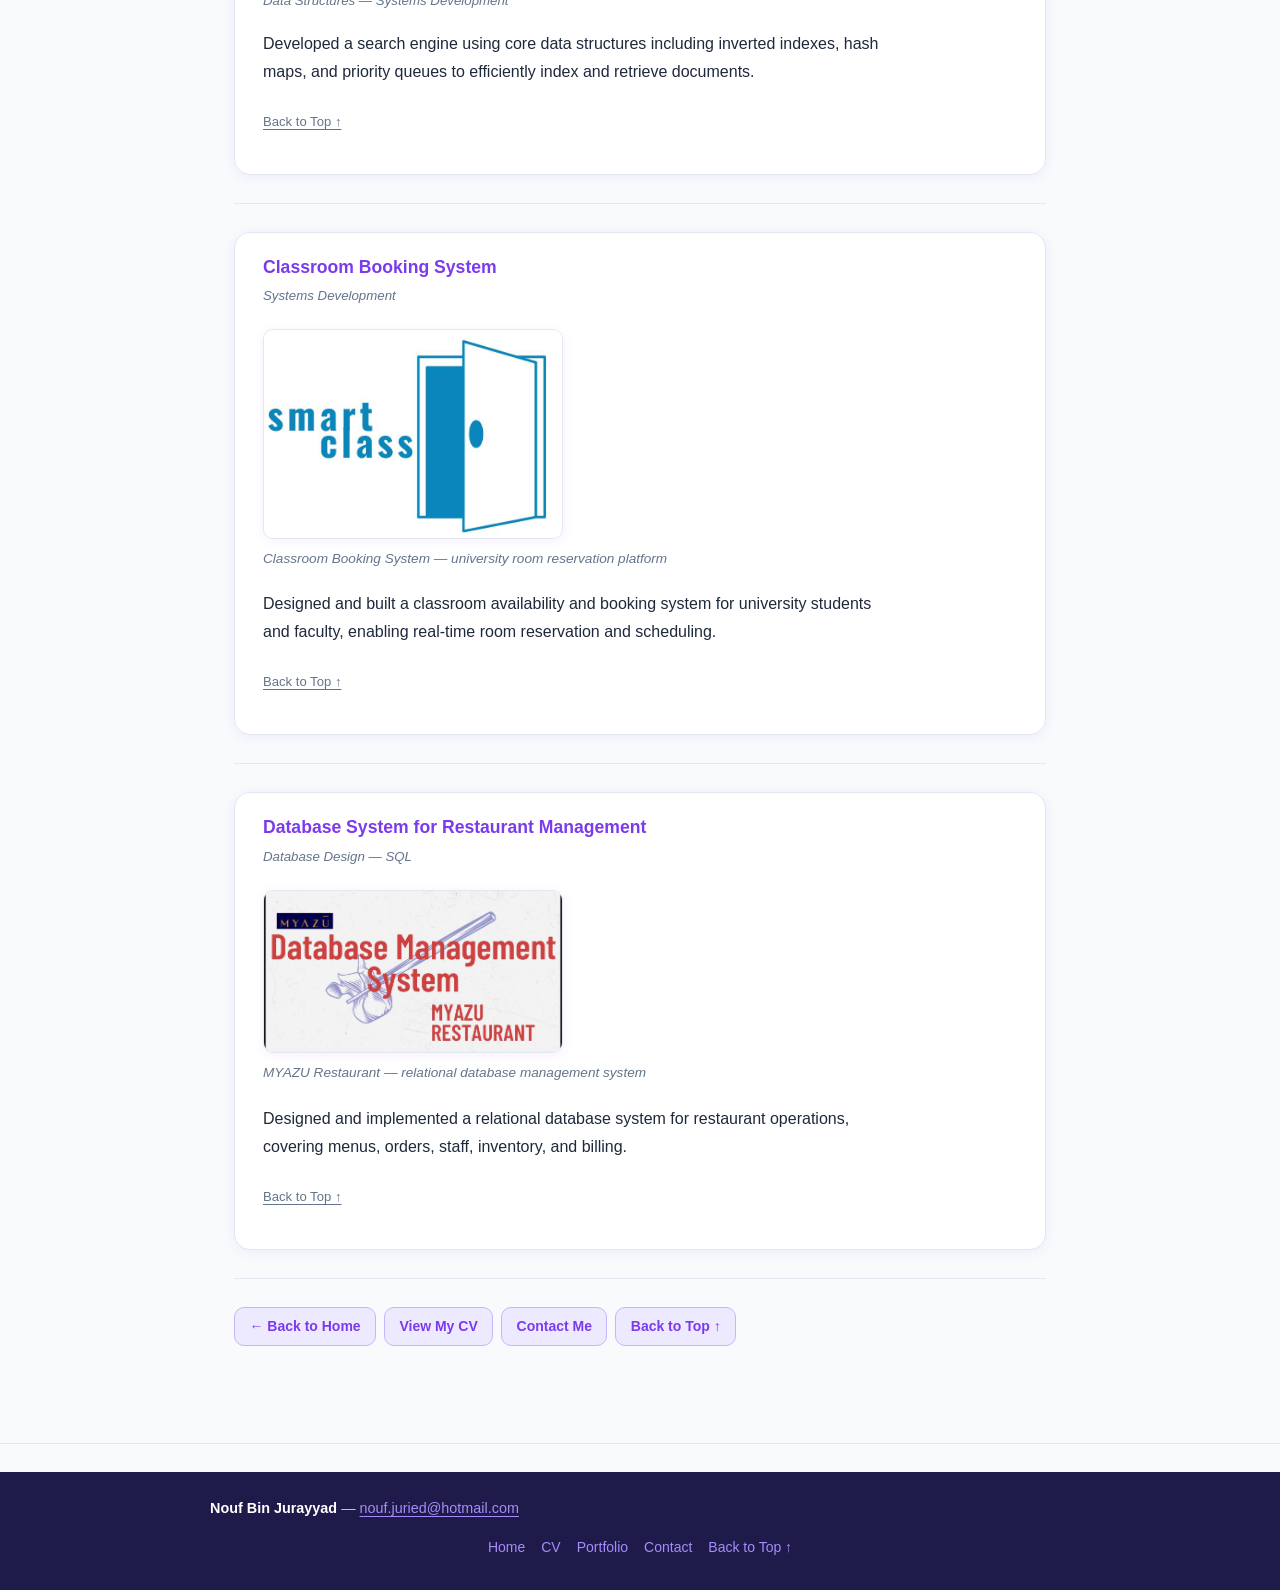
<file: hw3/projects.html>
<!DOCTYPE html>
<html lang="en">
<head>
  <meta charset="UTF-8" />
  <meta name="viewport" content="width=device-width, initial-scale=1.0" />
  <title>Portfolio — Nouf Bin Jurayyad</title>
  <meta name="description" content="Project portfolio for Nouf Bin Jurayyad." />
  <link rel="stylesheet" href="styles.css" />
</head>
<body>

  <a href="#main-content">Skip to main content</a>
  <span id="top"></span>

  <header role="banner">
    <hgroup>
      <h1>Nouf Bin Jurayyad</h1>
      <p>Computer Science Student &mdash; King Saud University</p>
    </hgroup>
    <nav role="navigation" aria-label="Primary navigation">
      <ul>
        <li><a href="index.html">Home</a></li>
        <li><a href="cv.html">CV</a></li>
        <li><a href="projects.html" aria-current="page"><strong>Portfolio</strong></a></li>
        <li><a href="contact.html">Contact</a></li>
      </ul>
    </nav>
    <hr />
  </header>

  <main id="main-content" role="main" aria-labelledby="portfolio-heading">

    <nav aria-label="Breadcrumb">
      <ol>
        <li><a href="index.html">Home</a></li>
        <li>Portfolio</li>
      </ol>
    </nav>

    <h2 id="portfolio-heading">Portfolio</h2>

    <nav aria-label="Jump to project">
      <p><strong>Projects:</strong></p>
      <ol>
        <li><a href="#proj-dl-diagnosis">Deep Learning for Automated Diagnosis of Mental Disorders</a></li>
        <li><a href="#proj-connect-four">Connect Four Next Move Prediction</a></li>
        <li><a href="#proj-search-engine">A Simple Search Engine</a></li>
        <li><a href="#proj-classroom">Classroom Booking System</a></li>
        <li><a href="#proj-restaurant">Database System for Restaurant Management</a></li>
      </ol>
    </nav>

    <hr />

    <!-- PROJECT 1 -->
    <article id="proj-dl-diagnosis" aria-labelledby="proj1-title">
      <header>
        <h3 id="proj1-title">Deep Learning for Automated Diagnosis of Mental Disorders Through Game-Driven Data</h3>
        <p><em>Deep Learning &mdash; Research Project</em></p>
      </header>
      <section aria-label="Project description">
        <p>
          Investigates the use of deep learning techniques to support the diagnosis of
          <abbr title="Attention Deficit Hyperactivity Disorder">ADHD</abbr> by analyzing
          behavioral patterns derived from game-based interactions.
        </p>
      </section>
      <footer>
        <p><a href="#top">Back to Top &uarr;</a></p>
      </footer>
    </article>

    <hr />

    <!-- PROJECT 2 -->
    <article id="proj-connect-four" aria-labelledby="proj2-title">
      <header>
        <h3 id="proj2-title">Connect Four Next Move Prediction</h3>
        <p><em>Machine Learning</em></p>
      </header>
      <figure>
        <img
          src="connect4.webp"
          alt="A large Connect Four board game with blue frame, red and yellow discs"
          width="300"
        />
        <figcaption>Connect Four &mdash; predicting optimal moves using machine learning</figcaption>
      </figure>
      <section aria-label="Project description">
        <p>
          Built a machine learning model to predict optimal moves in the Connect Four game
          using engineered board-state features.
        </p>
      </section>
      <footer>
        <p><a href="#top">Back to Top &uarr;</a></p>
      </footer>
    </article>

    <hr />

    <!-- PROJECT 3 -->
    <article id="proj-search-engine" aria-labelledby="proj3-title">
      <header>
        <h3 id="proj3-title">A Simple Search Engine</h3>
        <p><em>Data Structures &mdash; Systems Development</em></p>
      </header>
      <section aria-label="Project description">
        <p>
          Developed a search engine using core data structures including inverted indexes,
          hash maps, and priority queues to efficiently index and retrieve documents.
        </p>
      </section>
      <footer>
        <p><a href="#top">Back to Top &uarr;</a></p>
      </footer>
    </article>

    <hr />

    <!-- PROJECT 4 -->
    <article id="proj-classroom" aria-labelledby="proj4-title">
      <header>
        <h3 id="proj4-title">Classroom Booking System</h3>
        <p><em>Systems Development</em></p>
      </header>
      <figure>
        <img
          src="classroom.jpeg"
          alt="Smart class logo showing an open door with the text smart class"
          width="300"
        />
        <figcaption>Classroom Booking System &mdash; university room reservation platform</figcaption>
      </figure>
      <section aria-label="Project description">
        <p>
          Designed and built a classroom availability and booking system for university
          students and faculty, enabling real-time room reservation and scheduling.
        </p>
      </section>
      <footer>
        <p><a href="#top">Back to Top &uarr;</a></p>
      </footer>
    </article>

    <hr />

    <!-- PROJECT 5 -->
    <article id="proj-restaurant" aria-labelledby="proj5-title">
      <header>
        <h3 id="proj5-title">Database System for Restaurant Management</h3>
        <p><em>Database Design &mdash; SQL</em></p>
      </header>
      <figure>
        <img
          src="restaurant.jpeg"
          alt="Database Management System banner for MYAZU restaurant showing the project title"
          width="300"
        />
        <figcaption>MYAZU Restaurant &mdash; relational database management system</figcaption>
      </figure>
      <section aria-label="Project description">
        <p>
          Designed and implemented a relational database system for restaurant operations,
          covering menus, orders, staff, inventory, and billing.
        </p>
      </section>
      <footer>
        <p><a href="#top">Back to Top &uarr;</a></p>
      </footer>
    </article>

    <hr />

    <nav aria-label="Page shortcuts">
      <ul>
        <li><a href="index.html">&larr; Back to Home</a></li>
        <li><a href="cv.html">View My CV</a></li>
        <li><a href="contact.html">Contact Me</a></li>
        <li><a href="#top">Back to Top &uarr;</a></li>
      </ul>
    </nav>

  </main>

  <hr />

  <footer role="contentinfo">
    <address>
      <p>
        <strong>Nouf Bin Jurayyad</strong> &mdash;
        <a href="mailto:nouf.juried@hotmail.com">nouf.juried@hotmail.com</a>
      </p>
    </address>
    <nav aria-label="Footer navigation">
      <ul>
        <li><a href="index.html">Home</a></li>
        <li><a href="cv.html">CV</a></li>
        <li><a href="projects.html">Portfolio</a></li>
        <li><a href="contact.html">Contact</a></li>
        <li><a href="#top">Back to Top &uarr;</a></li>
      </ul>
    </nav>
  </footer>

</body>
</html>
</file>
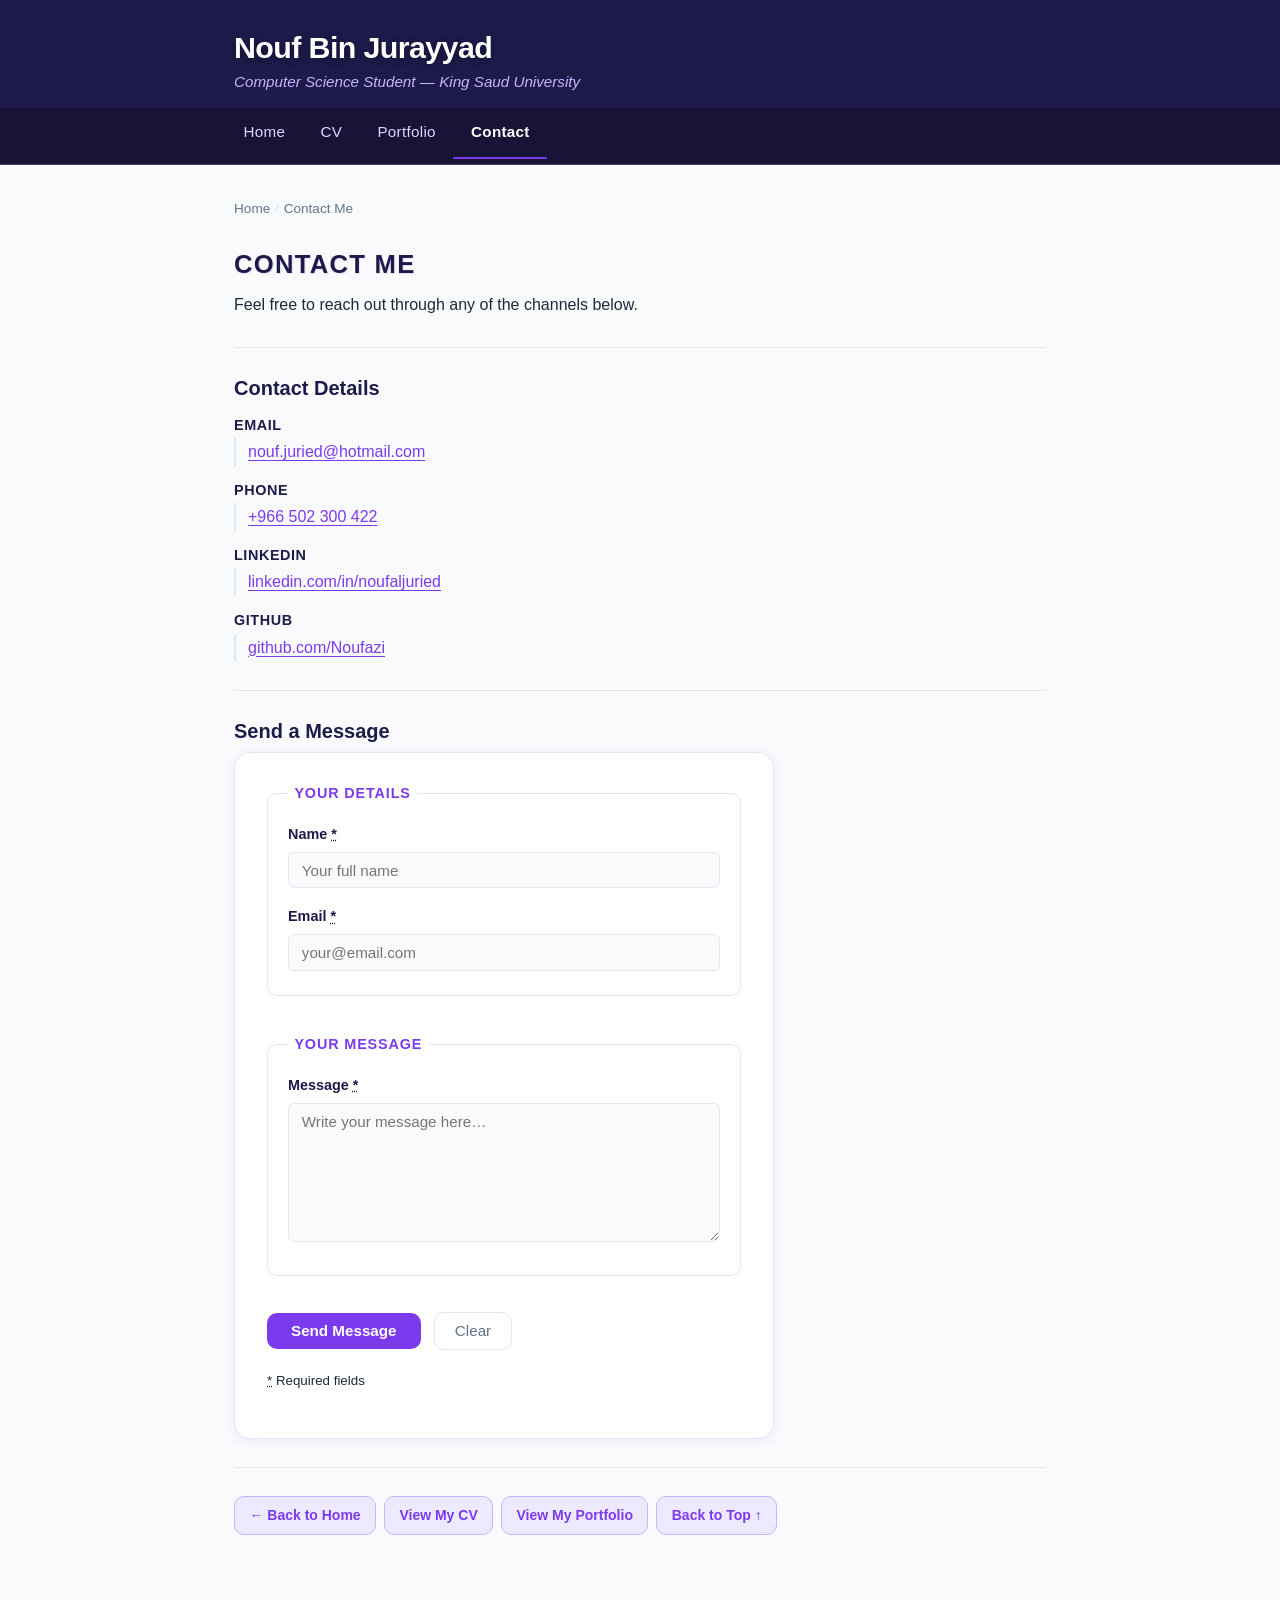
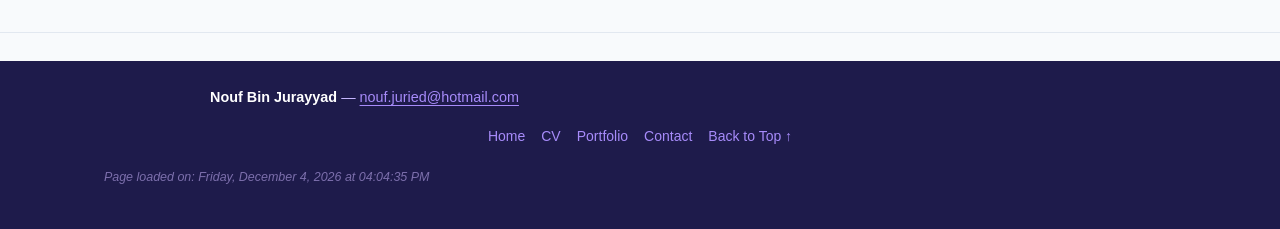
<file: hw4/contact.html>
<!DOCTYPE html>
<html lang="en">
<head>
  <meta charset="UTF-8" />
  <meta name="viewport" content="width=device-width, initial-scale=1.0" />
  <title>Contact — Nouf Bin Jurayyad</title>
  <meta name="description" content="Contact details for Nouf Bin Jurayyad — email, phone, LinkedIn, and GitHub." />
  <link rel="stylesheet" href="styles.css" />
</head>
<body>

  <a href="#main-content">Skip to main content</a>
  <span id="top"></span>

  <header role="banner">
    <hgroup>
      <h1>Nouf Bin Jurayyad</h1>
      <p>Computer Science Student &mdash; King Saud University</p>
    </hgroup>
    <nav role="navigation" aria-label="Primary navigation">
      <ul>
        <li><a href="index.html">Home</a></li>
        <li><a href="cv.html">CV</a></li>
        <li><a href="projects.html">Portfolio</a></li>
        <li><a href="contact.html" aria-current="page"><strong>Contact</strong></a></li>
      </ul>
    </nav>
    <hr />
  </header>

  <main id="main-content" role="main" aria-labelledby="contact-heading">

    <nav aria-label="Breadcrumb">
      <ol>
        <li><a href="index.html">Home</a></li>
        <li>Contact Me</li>
      </ol>
    </nav>

    <h2 id="contact-heading">Contact Me</h2>
    <p>Feel free to reach out through any of the channels below.</p>

    <hr />

    <!-- CONTACT DETAILS -->
    <section aria-labelledby="details-heading">
      <h3 id="details-heading">Contact Details</h3>
      <address>
        <dl>
          <dt><strong>Email</strong></dt>
          <dd>
            <a href="mailto:nouf.juried@hotmail.com">nouf.juried@hotmail.com</a>
          </dd>

          <dt><strong>Phone</strong></dt>
          <dd>
            <a href="tel:+966502300422">+966 502 300 422</a>
          </dd>

          <dt><strong>LinkedIn</strong></dt>
          <dd>
            <a href="https://linkedin.com/in/noufaljuried" target="_blank" rel="noopener noreferrer"
               aria-label="Visit Nouf on LinkedIn (opens in new tab)">
              linkedin.com/in/noufaljuried
            </a>
          </dd>

          <dt><strong>GitHub</strong></dt>
          <dd>
            <a href="https://github.com/Noufazi" target="_blank" rel="noopener noreferrer"
               aria-label="Visit Nouf on GitHub (opens in new tab)">
              github.com/Noufazi
            </a>
          </dd>
        </dl>
      </address>
    </section>

    <hr />

    <!-- CONTACT FORM -->
    <section aria-labelledby="form-heading">
      <h3 id="form-heading">Send a Message</h3>

      <form
        action="mailto:nouf.juried@hotmail.com"
        method="post"
        enctype="text/plain"
        aria-label="Contact form"
      >
        <fieldset>
          <legend>Your Details</legend>

          <p>
            <label for="name">Name <abbr title="Required">*</abbr></label>
            <input
              type="text"
              id="name"
              name="name"
              placeholder="Your full name"
              required
              aria-required="true"
              autocomplete="name"
            />
          </p>

          <p>
            <label for="email">Email <abbr title="Required">*</abbr></label>
            <input
              type="email"
              id="email"
              name="email"
              placeholder="your@email.com"
              required
              aria-required="true"
              autocomplete="email"
            />
          </p>
        </fieldset>

        <br />

        <fieldset>
          <legend>Your Message</legend>

          <p>
            <label for="message">Message <abbr title="Required">*</abbr></label>
            <textarea
              id="message"
              name="message"
              rows="7"
              placeholder="Write your message here…"
              required
              aria-required="true"
            ></textarea>
          </p>
        </fieldset>

        <br />

        <p>
          <input type="submit" value="Send Message" />
          &nbsp;
          <input type="reset" value="Clear" />
        </p>

        <p><small><abbr title="Required">*</abbr> Required fields</small></p>
      </form>
    </section>

    <hr />

    <nav aria-label="Page shortcuts">
      <ul>
        <li><a href="index.html">&larr; Back to Home</a></li>
        <li><a href="cv.html">View My CV</a></li>
        <li><a href="projects.html">View My Portfolio</a></li>
        <li><a href="#top">Back to Top &uarr;</a></li>
      </ul>
    </nav>

  </main>

  <hr />

  <footer role="contentinfo">
    <address>
      <p>
        <strong>Nouf Bin Jurayyad</strong> &mdash;
        <a href="mailto:nouf.juried@hotmail.com">nouf.juried@hotmail.com</a>
      </p>
    </address>
    <nav aria-label="Footer navigation">
      <ul>
        <li><a href="index.html">Home</a></li>
        <li><a href="cv.html">CV</a></li>
        <li><a href="projects.html">Portfolio</a></li>
        <li><a href="contact.html">Contact</a></li>
        <li><a href="#top">Back to Top &uarr;</a></li>
      </ul>
    </nav>
  </footer>

  <script src="scripts.js"></script>
</body>
</html>
</file>
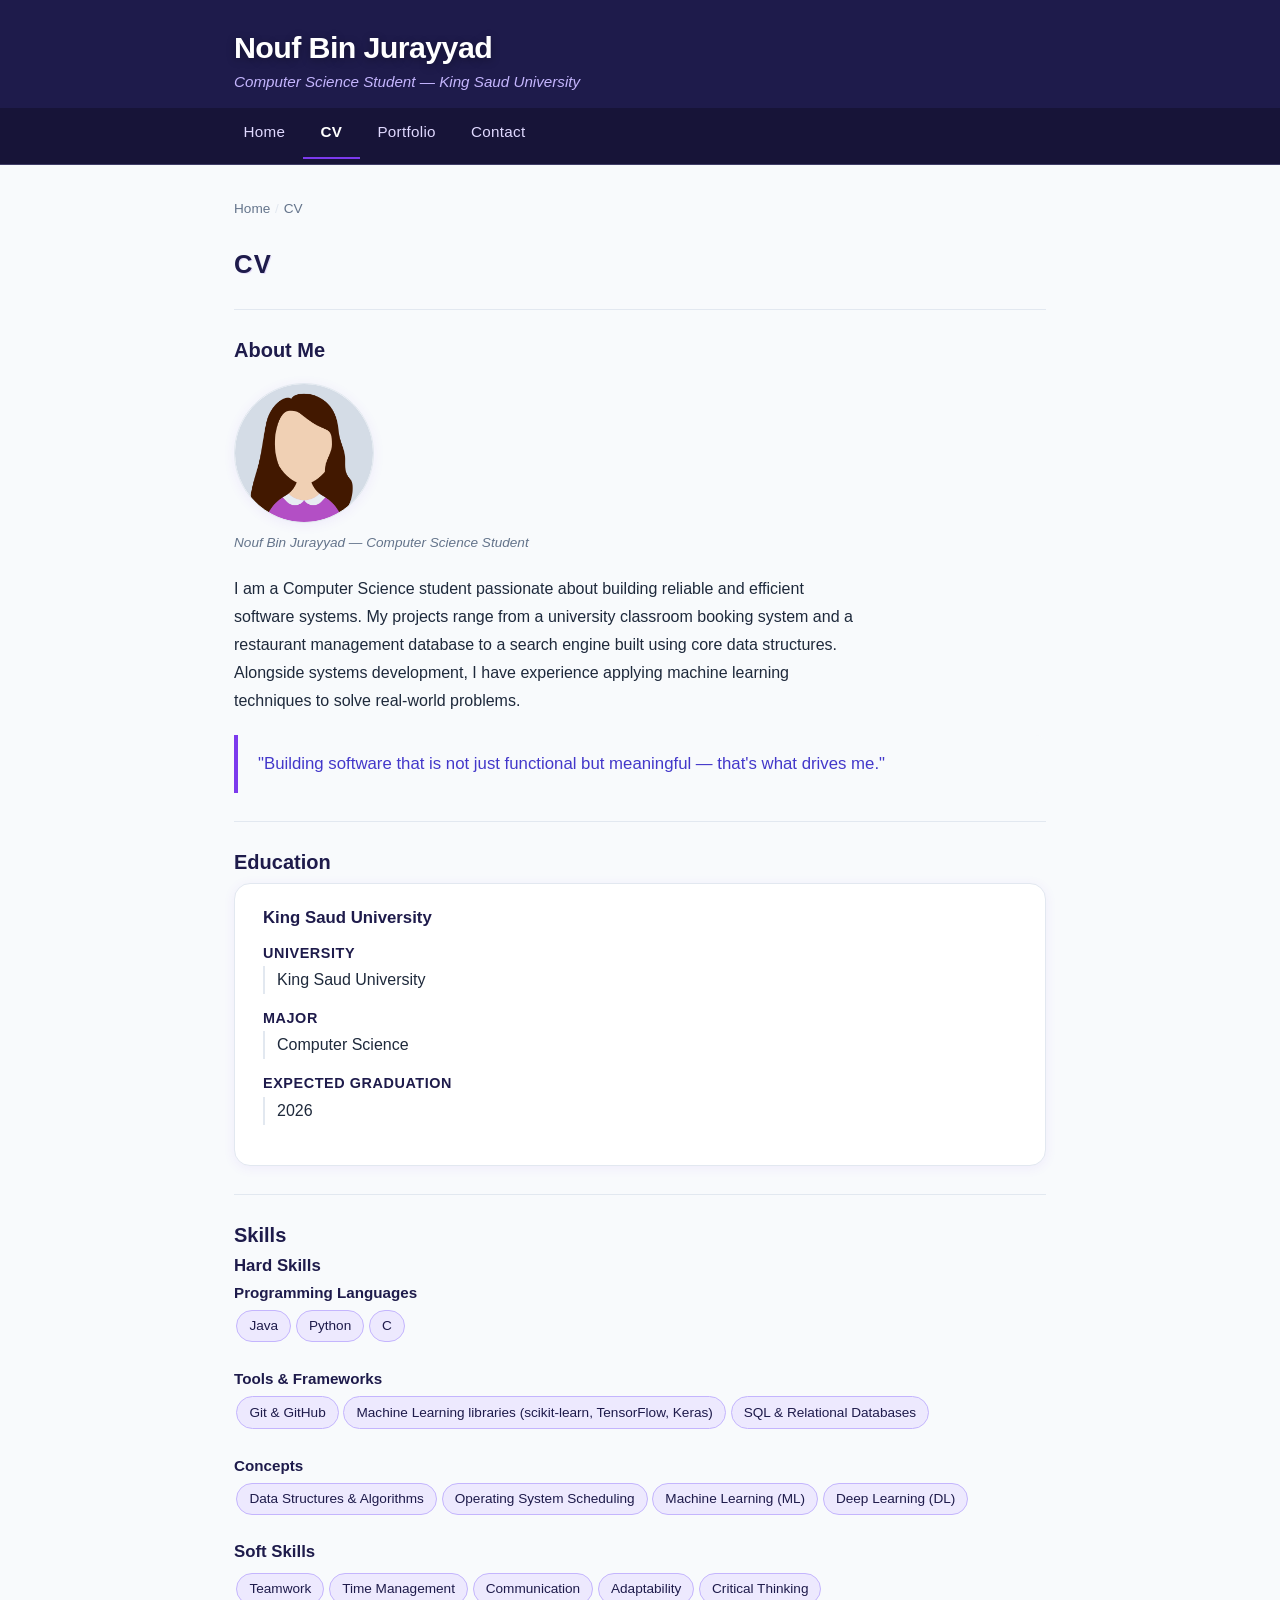
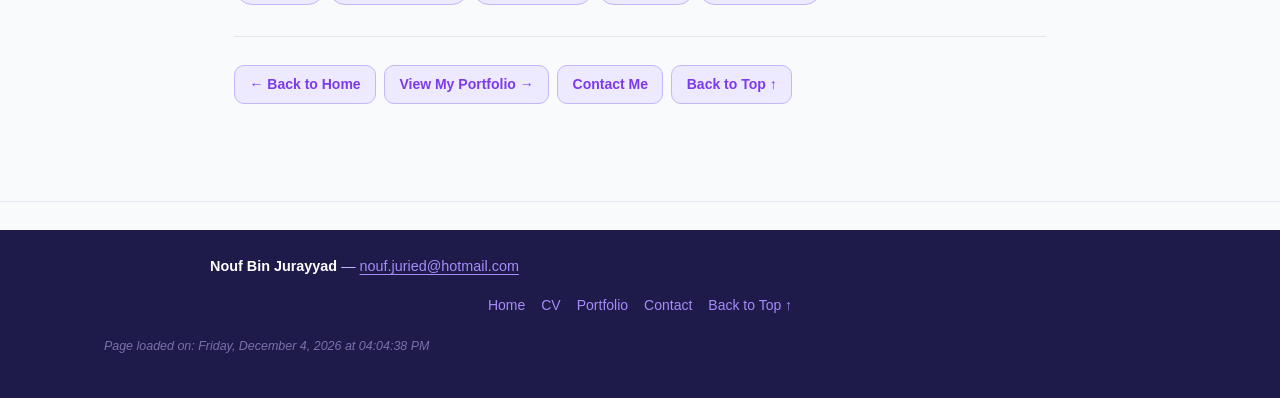
<file: hw4/cv.html>
<!DOCTYPE html>
<html lang="en">
<head>
  <meta charset="UTF-8" />
  <meta name="viewport" content="width=device-width, initial-scale=1.0" />
  <title>CV — Nouf Bin Jurayyad</title>
  <meta name="description" content="CV for Nouf Bin Jurayyad — about me, education, and skills." />
  <link rel="stylesheet" href="styles.css" />
</head>
<body>

  <a href="#main-content">Skip to main content</a>
  <span id="top"></span>

  <header role="banner">
    <hgroup>
      <h1>Nouf Bin Jurayyad</h1>
      <p>Computer Science Student &mdash; King Saud University</p>
    </hgroup>
    <nav role="navigation" aria-label="Primary navigation">
      <ul>
        <li><a href="index.html">Home</a></li>
        <li><a href="cv.html" aria-current="page"><strong>CV</strong></a></li>
        <li><a href="projects.html">Portfolio</a></li>
        <li><a href="contact.html">Contact</a></li>
      </ul>
    </nav>
    <hr />
  </header>

  <main id="main-content" role="main">

    <nav aria-label="Breadcrumb">
      <ol>
        <li><a href="index.html">Home</a></li>
        <li>CV</li>
      </ol>
    </nav>

    <h2>CV</h2>
    <hr />

    <!-- ABOUT ME -->
    <section aria-labelledby="about-heading">
      <h3 id="about-heading">About Me</h3>
      <figure>
        <img
          src="avatar.png"
          alt="Profile photo of Nouf Bin Jurayyad"
          width="180"
        />
        <figcaption>Nouf Bin Jurayyad &mdash; Computer Science Student</figcaption>
      </figure>
      <p id="intro">
        I am a Computer Science student passionate about building reliable and efficient software
        systems. My projects range from a university classroom booking system and a restaurant
        management database to a search engine built using core data structures. Alongside systems
        development, I have experience applying machine learning techniques to solve real-world
        problems.
      </p>
      <blockquote style="border-left:4px solid #7c3aed;padding:0.9rem 1.25rem;margin:1.25rem 0;border-radius:0 10px 10px 0;background:#f8fafc;cursor:default;transition:all 0.25s ease;">
        <p style="margin:0;color:#4338ca;font-size:1.05rem;">"Building software that is not just functional but meaningful — that's what drives me."</p>
      </blockquote>
    </section>

    <hr />

    <!-- EDUCATION -->
    <section aria-labelledby="education-heading">
      <h3 id="education-heading">Education</h3>
      <article>
        <h4>King Saud University</h4>
        <dl>
          <dt><strong>University</strong></dt>
          <dd>King Saud University</dd>
          <dt><strong>Major</strong></dt>
          <dd>Computer Science</dd>
          <dt><strong>Expected Graduation</strong></dt>
          <dd><time datetime="2026">2026</time></dd>
        </dl>
      </article>
    </section>

    <hr />

    <!-- SKILLS -->
    <section aria-labelledby="skills-heading">
      <h3 id="skills-heading">Skills</h3>

      <section aria-labelledby="hard-skills-heading">
        <h4 id="hard-skills-heading">Hard Skills</h4>

        <section aria-labelledby="langs-heading">
          <h5 id="langs-heading">Programming Languages</h5>
          <ul>
            <li>Java</li>
            <li>Python</li>
            <li>C</li>
          </ul>
        </section>

        <section aria-labelledby="tools-heading">
          <h5 id="tools-heading">Tools &amp; Frameworks</h5>
          <ul>
            <li>Git &amp; GitHub</li>
            <li>Machine Learning libraries (scikit-learn, TensorFlow, Keras)</li>
            <li>SQL &amp; Relational Databases</li>
          </ul>
        </section>

        <section aria-labelledby="concepts-heading">
          <h5 id="concepts-heading">Concepts</h5>
          <ul>
            <li>Data Structures &amp; Algorithms</li>
            <li>Operating System Scheduling</li>
            <li>Machine Learning (ML)</li>
            <li>Deep Learning (DL)</li>
          </ul>
        </section>
      </section>

      <section aria-labelledby="soft-skills-heading">
        <h4 id="soft-skills-heading">Soft Skills</h4>
        <ul>
          <li>Teamwork</li>
          <li>Time Management</li>
          <li>Communication</li>
          <li>Adaptability</li>
          <li>Critical Thinking</li>
        </ul>
      </section>
    </section>

    <hr />

    <nav aria-label="Page shortcuts">
      <ul>
        <li><a href="index.html">&larr; Back to Home</a></li>
        <li><a href="projects.html">View My Portfolio &rarr;</a></li>
        <li><a href="contact.html">Contact Me</a></li>
        <li><a href="#top">Back to Top &uarr;</a></li>
      </ul>
    </nav>

  </main>

  <hr />

  <footer role="contentinfo">
    <address>
      <p>
        <strong>Nouf Bin Jurayyad</strong> &mdash;
        <a href="mailto:nouf.juried@hotmail.com">nouf.juried@hotmail.com</a>
      </p>
    </address>
    <nav aria-label="Footer navigation">
      <ul>
        <li><a href="index.html">Home</a></li>
        <li><a href="cv.html">CV</a></li>
        <li><a href="projects.html">Portfolio</a></li>
        <li><a href="contact.html">Contact</a></li>
        <li><a href="#top">Back to Top &uarr;</a></li>
      </ul>
    </nav>
  </footer>

  <script src="scripts.js"></script>
</body>
</html>
</file>
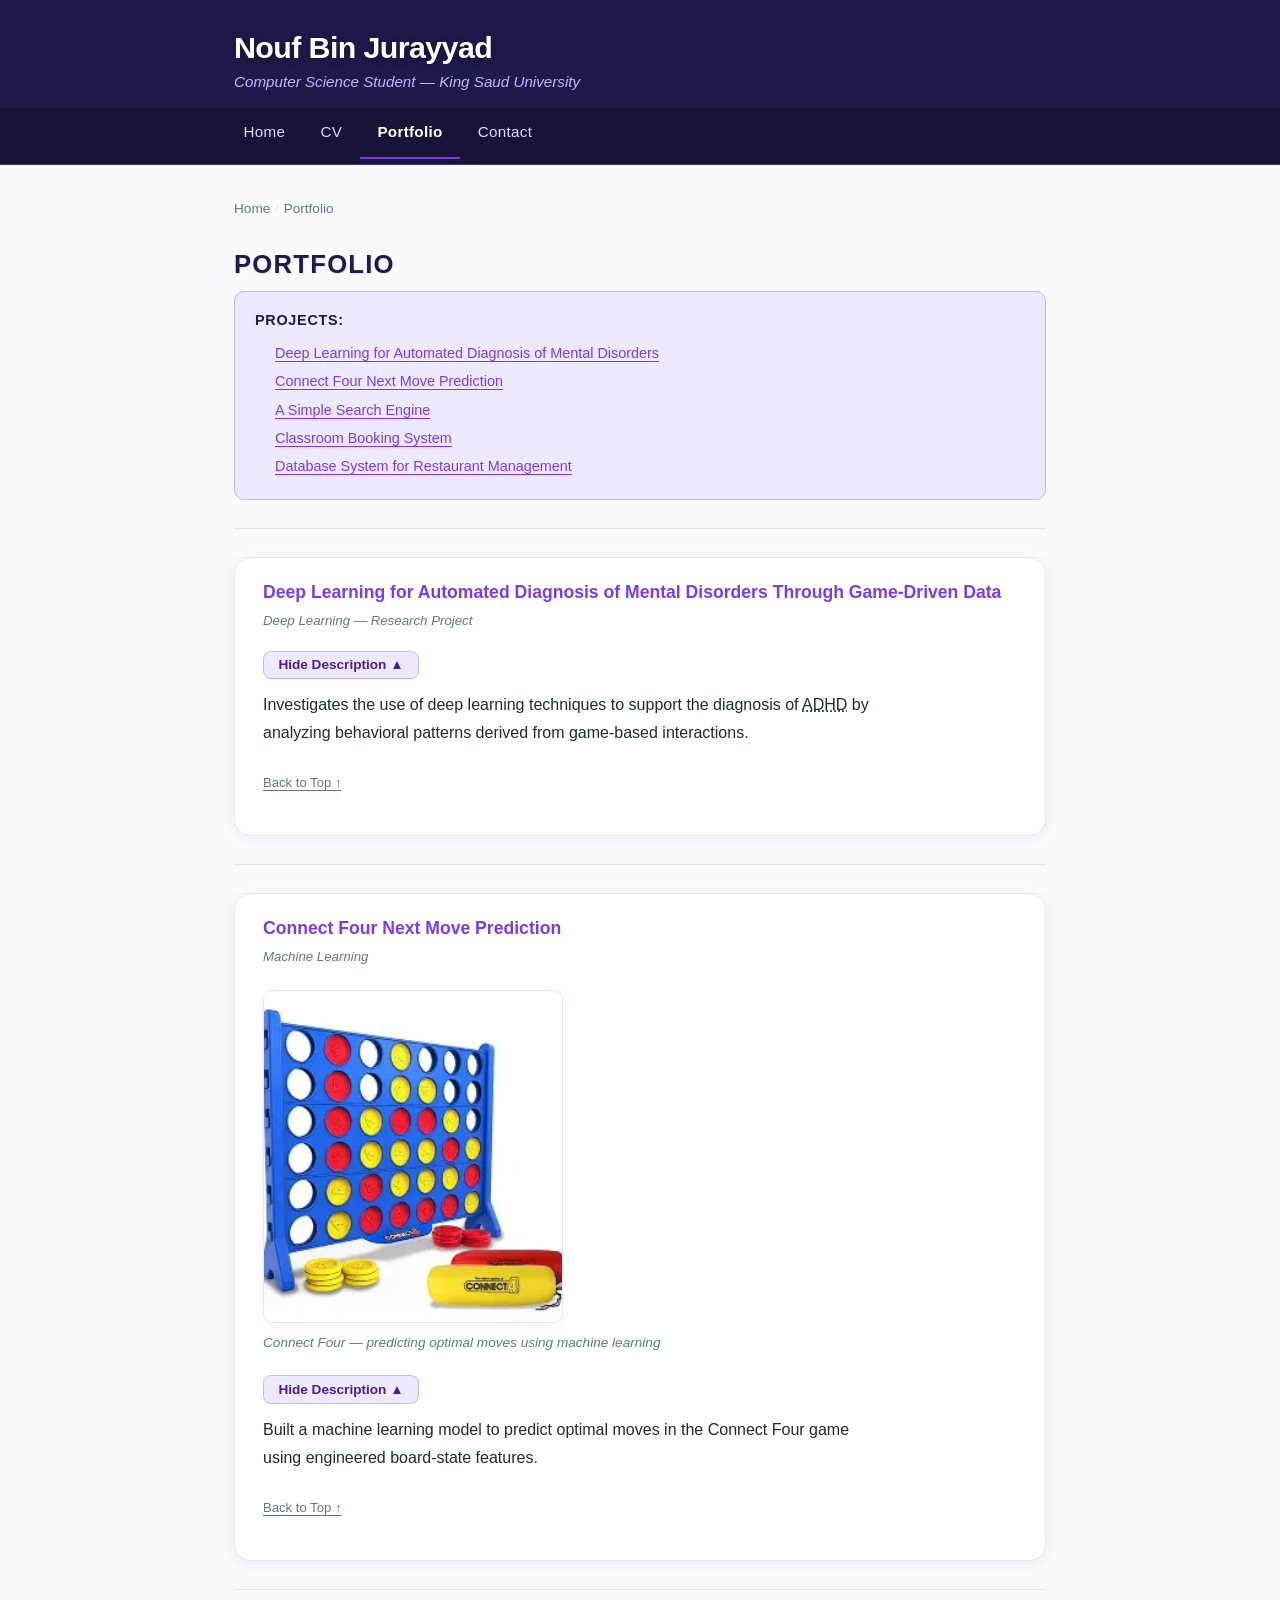
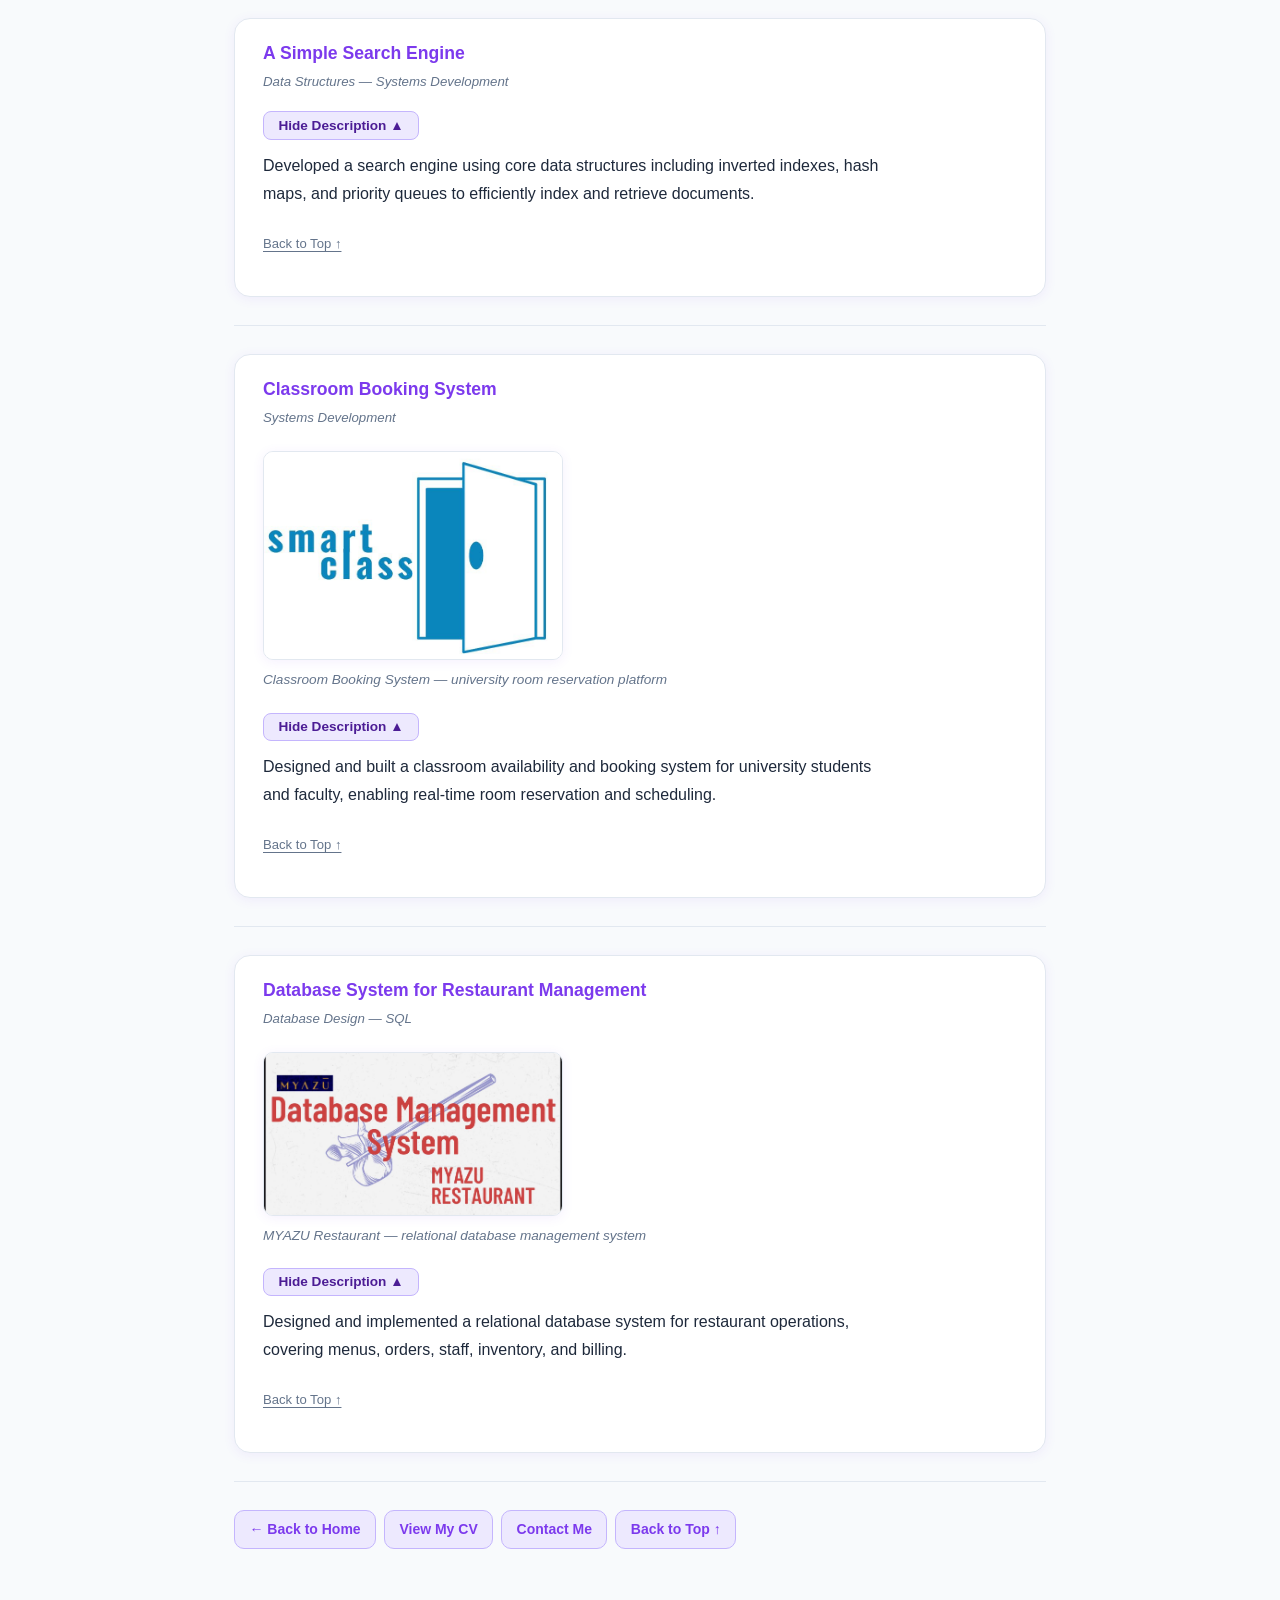
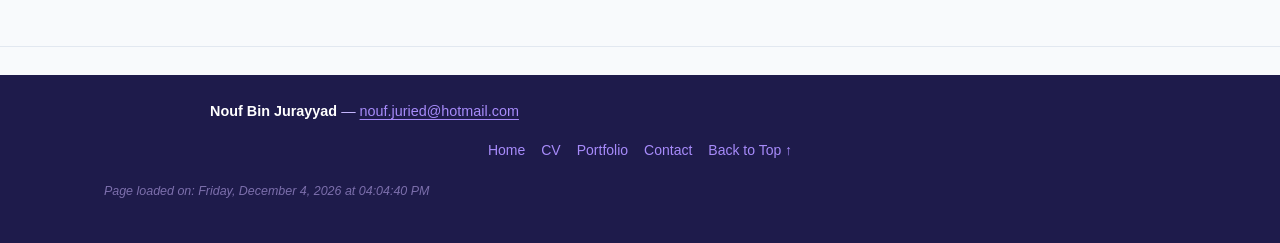
<file: hw4/projects.html>
<!DOCTYPE html>
<html lang="en">
<head>
  <meta charset="UTF-8" />
  <meta name="viewport" content="width=device-width, initial-scale=1.0" />
  <title>Portfolio — Nouf Bin Jurayyad</title>
  <meta name="description" content="Project portfolio for Nouf Bin Jurayyad." />
  <link rel="stylesheet" href="styles.css" />
</head>
<body>

  <a href="#main-content">Skip to main content</a>
  <span id="top"></span>

  <header role="banner">
    <hgroup>
      <h1>Nouf Bin Jurayyad</h1>
      <p>Computer Science Student &mdash; King Saud University</p>
    </hgroup>
    <nav role="navigation" aria-label="Primary navigation">
      <ul>
        <li><a href="index.html">Home</a></li>
        <li><a href="cv.html">CV</a></li>
        <li><a href="projects.html" aria-current="page"><strong>Portfolio</strong></a></li>
        <li><a href="contact.html">Contact</a></li>
      </ul>
    </nav>
    <hr />
  </header>

  <main id="main-content" role="main" aria-labelledby="portfolio-heading">

    <nav aria-label="Breadcrumb">
      <ol>
        <li><a href="index.html">Home</a></li>
        <li>Portfolio</li>
      </ol>
    </nav>

    <h2 id="portfolio-heading">Portfolio</h2>

    <nav aria-label="Jump to project">
      <p><strong>Projects:</strong></p>
      <ol>
        <li><a href="#proj-dl-diagnosis">Deep Learning for Automated Diagnosis of Mental Disorders</a></li>
        <li><a href="#proj-connect-four">Connect Four Next Move Prediction</a></li>
        <li><a href="#proj-search-engine">A Simple Search Engine</a></li>
        <li><a href="#proj-classroom">Classroom Booking System</a></li>
        <li><a href="#proj-restaurant">Database System for Restaurant Management</a></li>
      </ol>
    </nav>

    <hr />

    <!-- PROJECT 1 -->
    <article id="proj-dl-diagnosis" aria-labelledby="proj1-title">
      <header>
        <h3 id="proj1-title">Deep Learning for Automated Diagnosis of Mental Disorders Through Game-Driven Data</h3>
        <p><em>Deep Learning &mdash; Research Project</em></p>
      </header>
      <section aria-label="Project description">
        <button onclick="toggleDescription(this, 'desc-dl-diagnosis')" aria-expanded="true" style="margin-bottom:0.75rem;background:#ede9fe;color:#4c1d95;border:1px solid #c4b5fd;border-radius:8px;padding:0.35rem 0.9rem;font-size:0.85rem;font-weight:600;cursor:pointer;">Hide Description ▲</button>
        <p id="desc-dl-diagnosis">
          Investigates the use of deep learning techniques to support the diagnosis of
          <abbr title="Attention Deficit Hyperactivity Disorder">ADHD</abbr> by analyzing
          behavioral patterns derived from game-based interactions.
        </p>
      </section>
      <footer>
        <p><a href="#top">Back to Top &uarr;</a></p>
      </footer>
    </article>

    <hr />

    <!-- PROJECT 2 -->
    <article id="proj-connect-four" aria-labelledby="proj2-title">
      <header>
        <h3 id="proj2-title">Connect Four Next Move Prediction</h3>
        <p><em>Machine Learning</em></p>
      </header>
      <figure>
        <img
          src="connect4.webp"
          alt="A large Connect Four board game with blue frame, red and yellow discs"
          width="300"
        />
        <figcaption>Connect Four &mdash; predicting optimal moves using machine learning</figcaption>
      </figure>
      <section aria-label="Project description">
        <button onclick="toggleDescription(this, 'desc-connect-four')" aria-expanded="true" style="margin-bottom:0.75rem;background:#ede9fe;color:#4c1d95;border:1px solid #c4b5fd;border-radius:8px;padding:0.35rem 0.9rem;font-size:0.85rem;font-weight:600;cursor:pointer;">Hide Description ▲</button>
        <p id="desc-connect-four">
          Built a machine learning model to predict optimal moves in the Connect Four game
          using engineered board-state features.
        </p>
      </section>
      <footer>
        <p><a href="#top">Back to Top &uarr;</a></p>
      </footer>
    </article>

    <hr />

    <!-- PROJECT 3 -->
    <article id="proj-search-engine" aria-labelledby="proj3-title">
      <header>
        <h3 id="proj3-title">A Simple Search Engine</h3>
        <p><em>Data Structures &mdash; Systems Development</em></p>
      </header>
      <section aria-label="Project description">
        <button onclick="toggleDescription(this, 'desc-search-engine')" aria-expanded="true" style="margin-bottom:0.75rem;background:#ede9fe;color:#4c1d95;border:1px solid #c4b5fd;border-radius:8px;padding:0.35rem 0.9rem;font-size:0.85rem;font-weight:600;cursor:pointer;">Hide Description ▲</button>
        <p id="desc-search-engine">
          Developed a search engine using core data structures including inverted indexes,
          hash maps, and priority queues to efficiently index and retrieve documents.
        </p>
      </section>
      <footer>
        <p><a href="#top">Back to Top &uarr;</a></p>
      </footer>
    </article>

    <hr />

    <!-- PROJECT 4 -->
    <article id="proj-classroom" aria-labelledby="proj4-title">
      <header>
        <h3 id="proj4-title">Classroom Booking System</h3>
        <p><em>Systems Development</em></p>
      </header>
      <figure>
        <img
          src="classroom.jpeg"
          alt="Smart class logo showing an open door with the text smart class"
          width="300"
        />
        <figcaption>Classroom Booking System &mdash; university room reservation platform</figcaption>
      </figure>
      <section aria-label="Project description">
        <button onclick="toggleDescription(this, 'desc-classroom')" aria-expanded="true" style="margin-bottom:0.75rem;background:#ede9fe;color:#4c1d95;border:1px solid #c4b5fd;border-radius:8px;padding:0.35rem 0.9rem;font-size:0.85rem;font-weight:600;cursor:pointer;">Hide Description ▲</button>
        <p id="desc-classroom">
          Designed and built a classroom availability and booking system for university
          students and faculty, enabling real-time room reservation and scheduling.
        </p>
      </section>
      <footer>
        <p><a href="#top">Back to Top &uarr;</a></p>
      </footer>
    </article>

    <hr />

    <!-- PROJECT 5 -->
    <article id="proj-restaurant" aria-labelledby="proj5-title">
      <header>
        <h3 id="proj5-title">Database System for Restaurant Management</h3>
        <p><em>Database Design &mdash; SQL</em></p>
      </header>
      <figure>
        <img
          src="restaurant.jpeg"
          alt="Database Management System banner for MYAZU restaurant showing the project title"
          width="300"
        />
        <figcaption>MYAZU Restaurant &mdash; relational database management system</figcaption>
      </figure>
      <section aria-label="Project description">
        <button onclick="toggleDescription(this, 'desc-restaurant')" aria-expanded="true" style="margin-bottom:0.75rem;background:#ede9fe;color:#4c1d95;border:1px solid #c4b5fd;border-radius:8px;padding:0.35rem 0.9rem;font-size:0.85rem;font-weight:600;cursor:pointer;">Hide Description ▲</button>
        <p id="desc-restaurant">
          Designed and implemented a relational database system for restaurant operations,
          covering menus, orders, staff, inventory, and billing.
        </p>
      </section>
      <footer>
        <p><a href="#top">Back to Top &uarr;</a></p>
      </footer>
    </article>

    <hr />

    <nav aria-label="Page shortcuts">
      <ul>
        <li><a href="index.html">&larr; Back to Home</a></li>
        <li><a href="cv.html">View My CV</a></li>
        <li><a href="contact.html">Contact Me</a></li>
        <li><a href="#top">Back to Top &uarr;</a></li>
      </ul>
    </nav>

  </main>

  <hr />

  <footer role="contentinfo">
    <address>
      <p>
        <strong>Nouf Bin Jurayyad</strong> &mdash;
        <a href="mailto:nouf.juried@hotmail.com">nouf.juried@hotmail.com</a>
      </p>
    </address>
    <nav aria-label="Footer navigation">
      <ul>
        <li><a href="index.html">Home</a></li>
        <li><a href="cv.html">CV</a></li>
        <li><a href="projects.html">Portfolio</a></li>
        <li><a href="contact.html">Contact</a></li>
        <li><a href="#top">Back to Top &uarr;</a></li>
      </ul>
    </nav>
  </footer>

  <script src="scripts.js"></script>
</body>
</html>
</file>
<file: hw3/styles.css>
/* ============================================================
   styles.css — Nouf Bin Jurayyad Portfolio
   ============================================================ */

/* ── 1. CSS Custom Properties ── */
:root {
  --color-primary:    #7c3aed;      /* violet-600 */
  --color-primary-lt: #ede9fe;      /* violet-100 */
  --color-accent:     #0ea5e9;      /* sky-500 */
  --color-dark:       #1e1b4b;      /* indigo-950 */
  --color-text:       #1e293b;      /* slate-900 */
  --color-muted:      #64748b;      /* slate-500 */
  --color-border:     #e2e8f0;      /* slate-200 */
  --color-bg:         #f8fafc;      /* slate-50  */
  --color-surface:    #ffffff;
  --color-header-bg:  #1e1b4b;

  --font-sans:  "Segoe UI", "Helvetica Neue", Arial, sans-serif;
  --font-mono:  "Fira Code", "Courier New", monospace;

  --radius-sm: 6px;
  --radius-md: 10px;
  --radius-lg: 16px;

  --max-w: 860px;
  --shadow: 0 2px 12px rgba(124, 58, 237, 0.08);
}

/* ── 2. Reset & Base ── */
*, *::before, *::after {
  box-sizing: border-box;
  margin: 0;
  padding: 0;
}

html {
  scroll-behavior: smooth;
  font-size: 16px;
}

body {
  font-family: var(--font-sans);
  font-size: 1rem;
  line-height: 1.75;
  color: var(--color-text);
  background-color: var(--color-bg);
  min-height: 100vh;
  display: flex;
  flex-direction: column;
}

/* ── 3. Skip link ── */
body > a:first-child {
  position: absolute;
  top: -3rem;
  left: 1rem;
  background: var(--color-primary);
  color: #fff;
  padding: 0.4rem 0.8rem;
  border-radius: var(--radius-sm);
  font-size: 0.875rem;
  z-index: 999;
  transition: top 0.2s;
}
body > a:first-child:focus {
  top: 0.5rem;
}

/* ── 4. Typography ── */
h1, h2, h3, h4, h5, h6 {
  font-family: var(--font-sans);
  color: var(--color-dark);
  line-height: 1.25;
  font-weight: 700;
}

h1 { font-size: 2rem; letter-spacing: -0.02em; }
h2 { font-size: 1.6rem; margin-bottom: 0.6rem; text-transform: uppercase; letter-spacing: 0.05em; }
h3 { font-size: 1.25rem; margin-bottom: 0.5rem; }
h4 { font-size: 1.05rem; margin-bottom: 0.4rem; }
h5 { font-size: 0.95rem; font-weight: 600; margin-bottom: 0.3rem; text-transform: capitalize; }

p {
  margin-bottom: 1rem;
  max-width: 70ch;
}

/* text-shadow on page-level h2 headings */
main h2 {
  text-shadow: 1px 1px 0 rgba(124, 58, 237, 0.15);
}

/* ── 5. Links ── */
a {
  color: var(--color-primary);
  text-decoration: underline;
  text-underline-offset: 3px;
  transition: color 0.15s;
}
a:hover, a:focus {
  color: var(--color-accent);
}

/* ── 6. Horizontal Rules ── */
hr {
  border: none;
  border-top: 1.5px solid var(--color-border);
  margin: 1.75rem 0;
}

/* ── 7. Header ── */
header[role="banner"] {
  background-color: var(--color-header-bg);
  color: #fff;
  padding: 0;
}

header[role="banner"] hgroup {
  max-width: var(--max-w);
  margin: 0 auto;
  padding: 1.75rem 1.5rem 0.75rem;
}

header[role="banner"] h1 {
  color: #fff;
  font-size: 1.9rem;
  text-shadow: 0 2px 8px rgba(0, 0, 0, 0.35);
  margin: 0;
}

header[role="banner"] hgroup p {
  color: #c4b5fd;   /* violet-300 */
  font-size: 0.95rem;
  margin: 0.2rem 0 0;
  font-style: italic;
  max-width: none;
}

header[role="banner"] hr {
  border-color: rgba(255, 255, 255, 0.15);
  margin: 0;
}

/* ── 8. Primary Navigation ── */
header nav[aria-label="Primary navigation"] {
  background-color: rgba(0, 0, 0, 0.25);
}

header nav[aria-label="Primary navigation"] ul {
  list-style: none;
  display: flex;
  flex-wrap: wrap;
  gap: 0;
  max-width: var(--max-w);
  margin: 0 auto;
  padding: 0 1rem;
}

header nav[aria-label="Primary navigation"] ul li a {
  display: inline-block;
  padding: 0.7rem 1.1rem;
  color: #e0d9ff;
  text-decoration: none;
  font-size: 0.95rem;
  font-weight: 500;
  letter-spacing: 0.02em;
  border-bottom: 2.5px solid transparent;
  transition: color 0.15s, border-color 0.15s, background 0.15s;
}

header nav[aria-label="Primary navigation"] ul li a:hover,
header nav[aria-label="Primary navigation"] ul li a:focus {
  color: #fff;
  background: rgba(255, 255, 255, 0.07);
  border-bottom-color: #a78bfa;
}

header nav[aria-label="Primary navigation"] ul li a[aria-current="page"],
header nav[aria-label="Primary navigation"] ul li a strong {
  color: #fff;
  border-bottom-color: #7c3aed;
}

/* ── 9. Main Content ── */
main {
  flex: 1;
  max-width: var(--max-w);
  width: 100%;
  margin: 0 auto;
  padding: 2rem 1.5rem 3rem;
}

/* ── 10. Breadcrumb ── */
nav[aria-label="Breadcrumb"] ol {
  display: flex;
  flex-wrap: wrap;
  gap: 0.3rem;
  list-style: none;
  font-size: 0.85rem;
  color: var(--color-muted);
  margin-bottom: 1.5rem;
}
nav[aria-label="Breadcrumb"] ol li + li::before {
  content: "/";
  margin-right: 0.3rem;
  color: var(--color-border);
}
nav[aria-label="Breadcrumb"] a {
  color: var(--color-muted);
  text-decoration: none;
}
nav[aria-label="Breadcrumb"] a:hover {
  color: var(--color-primary);
  text-decoration: underline;
}

/* ── 11. Sections ── */
section {
  margin-bottom: 1.5rem;
}

/* ── 12. Hero Section (#intro via aria-labelledby hero-heading) ── */
section[aria-labelledby="hero-heading"] {
  background: linear-gradient(135deg, var(--color-primary-lt) 0%, #e0f2fe 100%);
  border: 1.5px solid #c4b5fd;
  border-radius: var(--radius-lg);
  padding: 2rem 2rem 1.5rem;
  margin-bottom: 2rem;
}

section[aria-labelledby="hero-heading"] h2 {
  font-size: 1.5rem;
  text-transform: none;
  letter-spacing: 0;
  color: var(--color-dark);
  text-shadow: none;
  margin-bottom: 0.75rem;
}

section[aria-labelledby="hero-heading"] p {
  color: #4338ca;
  font-size: 1.05rem;
  margin-bottom: 1.25rem;
}

section[aria-labelledby="hero-heading"] a {
  display: inline-block;
  background: var(--color-primary);
  color: #fff;
  padding: 0.55rem 1.25rem;
  border-radius: var(--radius-md);
  text-decoration: none;
  font-weight: 600;
  font-size: 0.95rem;
  transition: background 0.2s, transform 0.15s;
}
section[aria-labelledby="hero-heading"] a:hover {
  background: #6d28d9;
  transform: translateY(-1px);
  color: #fff;
}

/* ── 13. .highlight class ── */
.highlight {
  background: var(--color-primary-lt);
  color: var(--color-dark);
  border-left: 4px solid var(--color-primary);
  border-radius: 0 var(--radius-sm) var(--radius-sm) 0;
  padding: 0.75rem 1rem;
  font-style: italic;
  margin-bottom: 1rem;
}

/* ── 14. Lists ── */
ul, ol {
  padding-left: 1.5rem;
  margin-bottom: 1rem;
}
ul {
  list-style-type: disc;
  list-style-position: outside;
}
ol {
  list-style-type: decimal;
  list-style-position: outside;
}
li {
  margin-bottom: 0.3rem;
}

/* Nav lists: undo list styling */
nav ul, nav ol {
  list-style: none;
  padding-left: 0;
}

/* ── 15. Definition Lists ── */
dl {
  margin-bottom: 1rem;
}
dt {
  font-weight: 600;
  color: var(--color-dark);
  margin-top: 0.75rem;
  font-size: 0.9rem;
  text-transform: uppercase;
  letter-spacing: 0.04em;
}
dd {
  margin-left: 0;
  color: var(--color-text);
  padding-left: 0.75rem;
  border-left: 2px solid var(--color-border);
  margin-bottom: 0.25rem;
}

/* ── 16. Figures & Images ── */
figure {
  margin: 1.25rem 0;
}
figure img {
  display: block;
  max-width: 100%;
  height: auto;
  border-radius: var(--radius-md);
  border: 1.5px solid var(--color-border);
  box-shadow: var(--shadow);
}
figcaption {
  margin-top: 0.5rem;
  font-size: 0.85rem;
  color: var(--color-muted);
  font-style: italic;
}

/* ── 17. Articles (projects) ── */
article {
  background: var(--color-surface);
  border: 1.5px solid var(--color-border);
  border-radius: var(--radius-lg);
  padding: 1.5rem 1.75rem;
  margin-bottom: 1.75rem;
  box-shadow: var(--shadow);
  transition: box-shadow 0.2s, transform 0.15s;
}
article:hover {
  box-shadow: 0 4px 22px rgba(124, 58, 237, 0.13);
  transform: translateY(-2px);
}

article header {
  background: none;
  padding: 0;
}
article header h3 {
  color: var(--color-primary);
  font-size: 1.1rem;
  text-shadow: none;
  margin-bottom: 0.15rem;
}
article header p em {
  font-size: 0.83rem;
  color: var(--color-muted);
  font-style: italic;
}
article footer {
  margin-top: 1rem;
  font-size: 0.85rem;
}
article footer a {
  color: var(--color-muted);
  font-size: 0.82rem;
}

/* ── 18. Education & CV sections ── */
section[aria-labelledby="about-heading"] figure img {
  border-radius: 50%;
  width: 140px;
  height: 140px;
  object-fit: cover;
}

/* ── 19. Skills — tag pill style ── */
section[aria-labelledby="hard-skills-heading"] ul li,
section[aria-labelledby="soft-skills-heading"] ul li {
  display: inline-block;
  background: var(--color-primary-lt);
  color: var(--color-dark);
  border: 1px solid #c4b5fd;
  border-radius: 999px;
  padding: 0.2rem 0.75rem;
  font-size: 0.85rem;
  margin: 0.2rem 0.15rem;
  list-style: none;
  font-weight: 500;
}

section[aria-labelledby="hard-skills-heading"] ul,
section[aria-labelledby="soft-skills-heading"] ul {
  padding-left: 0;
  display: flex;
  flex-wrap: wrap;
  gap: 0;
}

/* ── 20. Contact Form ── */
form {
  background: var(--color-surface);
  border: 1.5px solid var(--color-border);
  border-radius: var(--radius-lg);
  padding: 1.75rem 2rem;
  box-shadow: var(--shadow);
  max-width: 540px;
}

fieldset {
  border: 1px solid var(--color-border);
  border-radius: var(--radius-md);
  padding: 1rem 1.25rem 0.5rem;
  margin-bottom: 0.5rem;
}
legend {
  font-weight: 600;
  font-size: 0.9rem;
  color: var(--color-primary);
  text-transform: uppercase;
  letter-spacing: 0.06em;
  padding: 0 0.4rem;
}
label {
  display: block;
  font-size: 0.9rem;
  font-weight: 600;
  color: var(--color-dark);
  margin-bottom: 0.3rem;
}
input[type="text"],
input[type="email"],
textarea {
  font-family: var(--font-sans);
  font-size: 0.95rem;
  color: var(--color-text);
  background: var(--color-bg);
  border: 1.5px solid var(--color-border);
  border-radius: var(--radius-sm);
  padding: 0.55rem 0.8rem;
  width: 100%;
  max-width: 100%;
  transition: border-color 0.2s, box-shadow 0.2s;
}
input[type="text"]:focus,
input[type="email"]:focus,
textarea:focus {
  outline: none;
  border-color: var(--color-primary);
  box-shadow: 0 0 0 3px rgba(124, 58, 237, 0.15);
}
textarea { resize: vertical; min-height: 130px; }

input[type="submit"] {
  background: var(--color-primary);
  color: #fff;
  border: none;
  border-radius: var(--radius-md);
  padding: 0.6rem 1.5rem;
  font-size: 0.95rem;
  font-weight: 600;
  cursor: pointer;
  transition: background 0.2s, transform 0.15s;
}
input[type="submit"]:hover {
  background: #6d28d9;
  transform: translateY(-1px);
}
input[type="reset"] {
  background: transparent;
  color: var(--color-muted);
  border: 1.5px solid var(--color-border);
  border-radius: var(--radius-md);
  padding: 0.6rem 1.25rem;
  font-size: 0.95rem;
  cursor: pointer;
  transition: border-color 0.2s, color 0.2s;
}
input[type="reset"]:hover {
  border-color: var(--color-muted);
  color: var(--color-dark);
}

/* ── 21. Address / Contact Details ── */
address {
  font-style: normal;
}

/* ── 22. Page Shortcuts Nav ── */
nav[aria-label="Page shortcuts"] ul,
nav[aria-label="Site shortcuts"] ul {
  display: flex;
  flex-wrap: wrap;
  gap: 0.5rem;
  list-style: none;
  padding: 0;
}
nav[aria-label="Page shortcuts"] ul li a,
nav[aria-label="Site shortcuts"] ul li a {
  display: inline-block;
  background: var(--color-primary-lt);
  color: var(--color-primary);
  border: 1px solid #c4b5fd;
  border-radius: var(--radius-md);
  padding: 0.4rem 0.9rem;
  font-size: 0.875rem;
  font-weight: 600;
  text-decoration: none;
  transition: background 0.15s, color 0.15s;
}
nav[aria-label="Page shortcuts"] ul li a:hover,
nav[aria-label="Site shortcuts"] ul li a:hover {
  background: var(--color-primary);
  color: #fff;
}

/* ── 23. Jump-to-project nav ── */
nav[aria-label="Jump to project"] {
  background: var(--color-primary-lt);
  border: 1.5px solid #c4b5fd;
  border-radius: var(--radius-md);
  padding: 1rem 1.25rem;
  margin-bottom: 1.75rem;
}
nav[aria-label="Jump to project"] p {
  font-size: 0.9rem;
  font-weight: 700;
  color: var(--color-dark);
  margin-bottom: 0.5rem;
  text-transform: uppercase;
  letter-spacing: 0.05em;
}
nav[aria-label="Jump to project"] ol {
  padding-left: 1.25rem;
  margin: 0;
}
nav[aria-label="Jump to project"] ol li {
  font-size: 0.9rem;
  margin-bottom: 0.2rem;
}

/* ── 24. Footer ── */
footer[role="contentinfo"] {
  background: var(--color-dark);
  color: #c4b5fd;
  padding: 1.5rem;
  margin-top: auto;
}
footer[role="contentinfo"] address p {
  font-size: 0.9rem;
  max-width: var(--max-w);
  margin: 0 auto 0.75rem;
}
footer[role="contentinfo"] address strong {
  color: #fff;
}
footer[role="contentinfo"] address a {
  color: #a78bfa;
}
footer[role="contentinfo"] address a:hover {
  color: #fff;
}
footer[role="contentinfo"] nav ul {
  list-style: none;
  display: flex;
  flex-wrap: wrap;
  gap: 0.3rem 1rem;
  justify-content: center;
  max-width: var(--max-w);
  margin: 0 auto;
}
footer[role="contentinfo"] nav ul li a {
  color: #a78bfa;
  font-size: 0.875rem;
  text-decoration: none;
  transition: color 0.15s;
}
footer[role="contentinfo"] nav ul li a:hover {
  color: #fff;
}

/* ── 25. Responsive ── */
@media (max-width: 600px) {
  h1 { font-size: 1.5rem; }
  h2 { font-size: 1.25rem; }
  main { padding: 1.25rem 1rem 2.5rem; }
  form { padding: 1.25rem 1rem; }
  header[role="banner"] hgroup { padding: 1.25rem 1rem 0.5rem; }
  header nav[aria-label="Primary navigation"] ul li a { padding: 0.6rem 0.75rem; font-size: 0.875rem; }
  article { padding: 1rem 1.1rem; }
  section[aria-labelledby="hero-heading"] { padding: 1.25rem 1.1rem 1rem; }
}
</file>
<file: hw4/styles.css>
/* ============================================================
   styles.css — Nouf Bin Jurayyad Portfolio
   ============================================================ */

/* ── 1. CSS Custom Properties ── */
:root {
  --color-primary:    #7c3aed;      /* violet-600 */
  --color-primary-lt: #ede9fe;      /* violet-100 */
  --color-accent:     #0ea5e9;      /* sky-500 */
  --color-dark:       #1e1b4b;      /* indigo-950 */
  --color-text:       #1e293b;      /* slate-900 */
  --color-muted:      #64748b;      /* slate-500 */
  --color-border:     #e2e8f0;      /* slate-200 */
  --color-bg:         #f8fafc;      /* slate-50  */
  --color-surface:    #ffffff;
  --color-header-bg:  #1e1b4b;

  --font-sans:  "Segoe UI", "Helvetica Neue", Arial, sans-serif;
  --font-mono:  "Fira Code", "Courier New", monospace;

  --radius-sm: 6px;
  --radius-md: 10px;
  --radius-lg: 16px;

  --max-w: 860px;
  --shadow: 0 2px 12px rgba(124, 58, 237, 0.08);
}

/* ── 2. Reset & Base ── */
*, *::before, *::after {
  box-sizing: border-box;
  margin: 0;
  padding: 0;
}

html {
  scroll-behavior: smooth;
  font-size: 16px;
}

body {
  font-family: var(--font-sans);
  font-size: 1rem;
  line-height: 1.75;
  color: var(--color-text);
  background-color: var(--color-bg);
  min-height: 100vh;
  display: flex;
  flex-direction: column;
}

/* ── 3. Skip link ── */
body > a:first-child {
  position: absolute;
  top: -3rem;
  left: 1rem;
  background: var(--color-primary);
  color: #fff;
  padding: 0.4rem 0.8rem;
  border-radius: var(--radius-sm);
  font-size: 0.875rem;
  z-index: 999;
  transition: top 0.2s;
}
body > a:first-child:focus {
  top: 0.5rem;
}

/* ── 4. Typography ── */
h1, h2, h3, h4, h5, h6 {
  font-family: var(--font-sans);
  color: var(--color-dark);
  line-height: 1.25;
  font-weight: 700;
}

h1 { font-size: 2rem; letter-spacing: -0.02em; }
h2 { font-size: 1.6rem; margin-bottom: 0.6rem; text-transform: uppercase; letter-spacing: 0.05em; }
h3 { font-size: 1.25rem; margin-bottom: 0.5rem; }
h4 { font-size: 1.05rem; margin-bottom: 0.4rem; }
h5 { font-size: 0.95rem; font-weight: 600; margin-bottom: 0.3rem; text-transform: capitalize; }

p {
  margin-bottom: 1rem;
  max-width: 70ch;
}

/* text-shadow on page-level h2 headings */
main h2 {
  text-shadow: 1px 1px 0 rgba(124, 58, 237, 0.15);
}

/* ── 5. Links ── */
a {
  color: var(--color-primary);
  text-decoration: underline;
  text-underline-offset: 3px;
  transition: color 0.15s;
}
a:hover, a:focus {
  color: var(--color-accent);
}

/* ── 6. Horizontal Rules ── */
hr {
  border: none;
  border-top: 1.5px solid var(--color-border);
  margin: 1.75rem 0;
}

/* ── 7. Header ── */
header[role="banner"] {
  background-color: var(--color-header-bg);
  color: #fff;
  padding: 0;
}

header[role="banner"] hgroup {
  max-width: var(--max-w);
  margin: 0 auto;
  padding: 1.75rem 1.5rem 0.75rem;
}

header[role="banner"] h1 {
  color: #fff;
  font-size: 1.9rem;
  text-shadow: 0 2px 8px rgba(0, 0, 0, 0.35);
  margin: 0;
}

header[role="banner"] hgroup p {
  color: #c4b5fd;   /* violet-300 */
  font-size: 0.95rem;
  margin: 0.2rem 0 0;
  font-style: italic;
  max-width: none;
}

header[role="banner"] hr {
  border-color: rgba(255, 255, 255, 0.15);
  margin: 0;
}

/* ── 8. Primary Navigation ── */
header nav[aria-label="Primary navigation"] {
  background-color: rgba(0, 0, 0, 0.25);
}

header nav[aria-label="Primary navigation"] ul {
  list-style: none;
  display: flex;
  flex-wrap: wrap;
  gap: 0;
  max-width: var(--max-w);
  margin: 0 auto;
  padding: 0 1rem;
}

header nav[aria-label="Primary navigation"] ul li a {
  display: inline-block;
  padding: 0.7rem 1.1rem;
  color: #e0d9ff;
  text-decoration: none;
  font-size: 0.95rem;
  font-weight: 500;
  letter-spacing: 0.02em;
  border-bottom: 2.5px solid transparent;
  transition: color 0.15s, border-color 0.15s, background 0.15s;
}

header nav[aria-label="Primary navigation"] ul li a:hover,
header nav[aria-label="Primary navigation"] ul li a:focus {
  color: #fff;
  background: rgba(255, 255, 255, 0.07);
  border-bottom-color: #a78bfa;
}

header nav[aria-label="Primary navigation"] ul li a[aria-current="page"],
header nav[aria-label="Primary navigation"] ul li a strong {
  color: #fff;
  border-bottom-color: #7c3aed;
}

/* ── 9. Main Content ── */
main {
  flex: 1;
  max-width: var(--max-w);
  width: 100%;
  margin: 0 auto;
  padding: 2rem 1.5rem 3rem;
}

/* ── 10. Breadcrumb ── */
nav[aria-label="Breadcrumb"] ol {
  display: flex;
  flex-wrap: wrap;
  gap: 0.3rem;
  list-style: none;
  font-size: 0.85rem;
  color: var(--color-muted);
  margin-bottom: 1.5rem;
}
nav[aria-label="Breadcrumb"] ol li + li::before {
  content: "/";
  margin-right: 0.3rem;
  color: var(--color-border);
}
nav[aria-label="Breadcrumb"] a {
  color: var(--color-muted);
  text-decoration: none;
}
nav[aria-label="Breadcrumb"] a:hover {
  color: var(--color-primary);
  text-decoration: underline;
}

/* ── 11. Sections ── */
section {
  margin-bottom: 1.5rem;
}

/* ── 12. Hero Section (#intro via aria-labelledby hero-heading) ── */
section[aria-labelledby="hero-heading"] {
  background: linear-gradient(135deg, var(--color-primary-lt) 0%, #e0f2fe 100%);
  border: 1.5px solid #c4b5fd;
  border-radius: var(--radius-lg);
  padding: 2rem 2rem 1.5rem;
  margin-bottom: 2rem;
}

section[aria-labelledby="hero-heading"] h2 {
  font-size: 1.5rem;
  text-transform: none;
  letter-spacing: 0;
  color: var(--color-dark);
  text-shadow: none;
  margin-bottom: 0.75rem;
}

section[aria-labelledby="hero-heading"] p {
  color: #4338ca;
  font-size: 1.05rem;
  margin-bottom: 1.25rem;
}

section[aria-labelledby="hero-heading"] a {
  display: inline-block;
  background: var(--color-primary);
  color: #fff;
  padding: 0.55rem 1.25rem;
  border-radius: var(--radius-md);
  text-decoration: none;
  font-weight: 600;
  font-size: 0.95rem;
  transition: background 0.2s, transform 0.15s;
}
section[aria-labelledby="hero-heading"] a:hover {
  background: #6d28d9;
  transform: translateY(-1px);
  color: #fff;
}

/* ── 13. .highlight class ── */
.highlight {
  background: var(--color-primary-lt);
  color: var(--color-dark);
  border-left: 4px solid var(--color-primary);
  border-radius: 0 var(--radius-sm) var(--radius-sm) 0;
  padding: 0.75rem 1rem;
  font-style: italic;
  margin-bottom: 1rem;
}

/* ── 14. Lists ── */
ul, ol {
  padding-left: 1.5rem;
  margin-bottom: 1rem;
}
ul {
  list-style-type: disc;
  list-style-position: outside;
}
ol {
  list-style-type: decimal;
  list-style-position: outside;
}
li {
  margin-bottom: 0.3rem;
}

/* Nav lists: undo list styling */
nav ul, nav ol {
  list-style: none;
  padding-left: 0;
}

/* ── 15. Definition Lists ── */
dl {
  margin-bottom: 1rem;
}
dt {
  font-weight: 600;
  color: var(--color-dark);
  margin-top: 0.75rem;
  font-size: 0.9rem;
  text-transform: uppercase;
  letter-spacing: 0.04em;
}
dd {
  margin-left: 0;
  color: var(--color-text);
  padding-left: 0.75rem;
  border-left: 2px solid var(--color-border);
  margin-bottom: 0.25rem;
}

/* ── 16. Figures & Images ── */
figure {
  margin: 1.25rem 0;
}
figure img {
  display: block;
  max-width: 100%;
  height: auto;
  border-radius: var(--radius-md);
  border: 1.5px solid var(--color-border);
  box-shadow: var(--shadow);
}
figcaption {
  margin-top: 0.5rem;
  font-size: 0.85rem;
  color: var(--color-muted);
  font-style: italic;
}

/* ── 17. Articles (projects) ── */
article {
  background: var(--color-surface);
  border: 1.5px solid var(--color-border);
  border-radius: var(--radius-lg);
  padding: 1.5rem 1.75rem;
  margin-bottom: 1.75rem;
  box-shadow: var(--shadow);
  transition: box-shadow 0.2s, transform 0.15s;
}
article:hover {
  box-shadow: 0 4px 22px rgba(124, 58, 237, 0.13);
  transform: translateY(-2px);
}

article header {
  background: none;
  padding: 0;
}
article header h3 {
  color: var(--color-primary);
  font-size: 1.1rem;
  text-shadow: none;
  margin-bottom: 0.15rem;
}
article header p em {
  font-size: 0.83rem;
  color: var(--color-muted);
  font-style: italic;
}
article footer {
  margin-top: 1rem;
  font-size: 0.85rem;
}
article footer a {
  color: var(--color-muted);
  font-size: 0.82rem;
}

/* ── 18. Education & CV sections ── */
section[aria-labelledby="about-heading"] figure img {
  border-radius: 50%;
  width: 140px;
  height: 140px;
  object-fit: cover;
}

/* ── 19. Skills — tag pill style ── */
section[aria-labelledby="hard-skills-heading"] ul li,
section[aria-labelledby="soft-skills-heading"] ul li {
  display: inline-block;
  background: var(--color-primary-lt);
  color: var(--color-dark);
  border: 1px solid #c4b5fd;
  border-radius: 999px;
  padding: 0.2rem 0.75rem;
  font-size: 0.85rem;
  margin: 0.2rem 0.15rem;
  list-style: none;
  font-weight: 500;
}

section[aria-labelledby="hard-skills-heading"] ul,
section[aria-labelledby="soft-skills-heading"] ul {
  padding-left: 0;
  display: flex;
  flex-wrap: wrap;
  gap: 0;
}

/* ── 20. Contact Form ── */
form {
  background: var(--color-surface);
  border: 1.5px solid var(--color-border);
  border-radius: var(--radius-lg);
  padding: 1.75rem 2rem;
  box-shadow: var(--shadow);
  max-width: 540px;
}

fieldset {
  border: 1px solid var(--color-border);
  border-radius: var(--radius-md);
  padding: 1rem 1.25rem 0.5rem;
  margin-bottom: 0.5rem;
}
legend {
  font-weight: 600;
  font-size: 0.9rem;
  color: var(--color-primary);
  text-transform: uppercase;
  letter-spacing: 0.06em;
  padding: 0 0.4rem;
}
label {
  display: block;
  font-size: 0.9rem;
  font-weight: 600;
  color: var(--color-dark);
  margin-bottom: 0.3rem;
}
input[type="text"],
input[type="email"],
textarea {
  font-family: var(--font-sans);
  font-size: 0.95rem;
  color: var(--color-text);
  background: var(--color-bg);
  border: 1.5px solid var(--color-border);
  border-radius: var(--radius-sm);
  padding: 0.55rem 0.8rem;
  width: 100%;
  max-width: 100%;
  transition: border-color 0.2s, box-shadow 0.2s;
}
input[type="text"]:focus,
input[type="email"]:focus,
textarea:focus {
  outline: none;
  border-color: var(--color-primary);
  box-shadow: 0 0 0 3px rgba(124, 58, 237, 0.15);
}
textarea { resize: vertical; min-height: 130px; }

input[type="submit"] {
  background: var(--color-primary);
  color: #fff;
  border: none;
  border-radius: var(--radius-md);
  padding: 0.6rem 1.5rem;
  font-size: 0.95rem;
  font-weight: 600;
  cursor: pointer;
  transition: background 0.2s, transform 0.15s;
}
input[type="submit"]:hover {
  background: #6d28d9;
  transform: translateY(-1px);
}
input[type="reset"] {
  background: transparent;
  color: var(--color-muted);
  border: 1.5px solid var(--color-border);
  border-radius: var(--radius-md);
  padding: 0.6rem 1.25rem;
  font-size: 0.95rem;
  cursor: pointer;
  transition: border-color 0.2s, color 0.2s;
}
input[type="reset"]:hover {
  border-color: var(--color-muted);
  color: var(--color-dark);
}

/* ── 21. Address / Contact Details ── */
address {
  font-style: normal;
}

/* ── 22. Page Shortcuts Nav ── */
nav[aria-label="Page shortcuts"] ul,
nav[aria-label="Site shortcuts"] ul {
  display: flex;
  flex-wrap: wrap;
  gap: 0.5rem;
  list-style: none;
  padding: 0;
}
nav[aria-label="Page shortcuts"] ul li a,
nav[aria-label="Site shortcuts"] ul li a {
  display: inline-block;
  background: var(--color-primary-lt);
  color: var(--color-primary);
  border: 1px solid #c4b5fd;
  border-radius: var(--radius-md);
  padding: 0.4rem 0.9rem;
  font-size: 0.875rem;
  font-weight: 600;
  text-decoration: none;
  transition: background 0.15s, color 0.15s;
}
nav[aria-label="Page shortcuts"] ul li a:hover,
nav[aria-label="Site shortcuts"] ul li a:hover {
  background: var(--color-primary);
  color: #fff;
}

/* ── 23. Jump-to-project nav ── */
nav[aria-label="Jump to project"] {
  background: var(--color-primary-lt);
  border: 1.5px solid #c4b5fd;
  border-radius: var(--radius-md);
  padding: 1rem 1.25rem;
  margin-bottom: 1.75rem;
}
nav[aria-label="Jump to project"] p {
  font-size: 0.9rem;
  font-weight: 700;
  color: var(--color-dark);
  margin-bottom: 0.5rem;
  text-transform: uppercase;
  letter-spacing: 0.05em;
}
nav[aria-label="Jump to project"] ol {
  padding-left: 1.25rem;
  margin: 0;
}
nav[aria-label="Jump to project"] ol li {
  font-size: 0.9rem;
  margin-bottom: 0.2rem;
}

/* ── 24. Footer ── */
footer[role="contentinfo"] {
  background: var(--color-dark);
  color: #c4b5fd;
  padding: 1.5rem;
  margin-top: auto;
}
footer[role="contentinfo"] address p {
  font-size: 0.9rem;
  max-width: var(--max-w);
  margin: 0 auto 0.75rem;
}
footer[role="contentinfo"] address strong {
  color: #fff;
}
footer[role="contentinfo"] address a {
  color: #a78bfa;
}
footer[role="contentinfo"] address a:hover {
  color: #fff;
}
footer[role="contentinfo"] nav ul {
  list-style: none;
  display: flex;
  flex-wrap: wrap;
  gap: 0.3rem 1rem;
  justify-content: center;
  max-width: var(--max-w);
  margin: 0 auto;
}
footer[role="contentinfo"] nav ul li a {
  color: #a78bfa;
  font-size: 0.875rem;
  text-decoration: none;
  transition: color 0.15s;
}
footer[role="contentinfo"] nav ul li a:hover {
  color: #fff;
}

/* ── 25. Responsive ── */
@media (max-width: 600px) {
  h1 { font-size: 1.5rem; }
  h2 { font-size: 1.25rem; }
  main { padding: 1.25rem 1rem 2.5rem; }
  form { padding: 1.25rem 1rem; }
  header[role="banner"] hgroup { padding: 1.25rem 1rem 0.5rem; }
  header nav[aria-label="Primary navigation"] ul li a { padding: 0.6rem 0.75rem; font-size: 0.875rem; }
  article { padding: 1rem 1.1rem; }
  section[aria-labelledby="hero-heading"] { padding: 1.25rem 1.1rem 1rem; }
}
</file>
